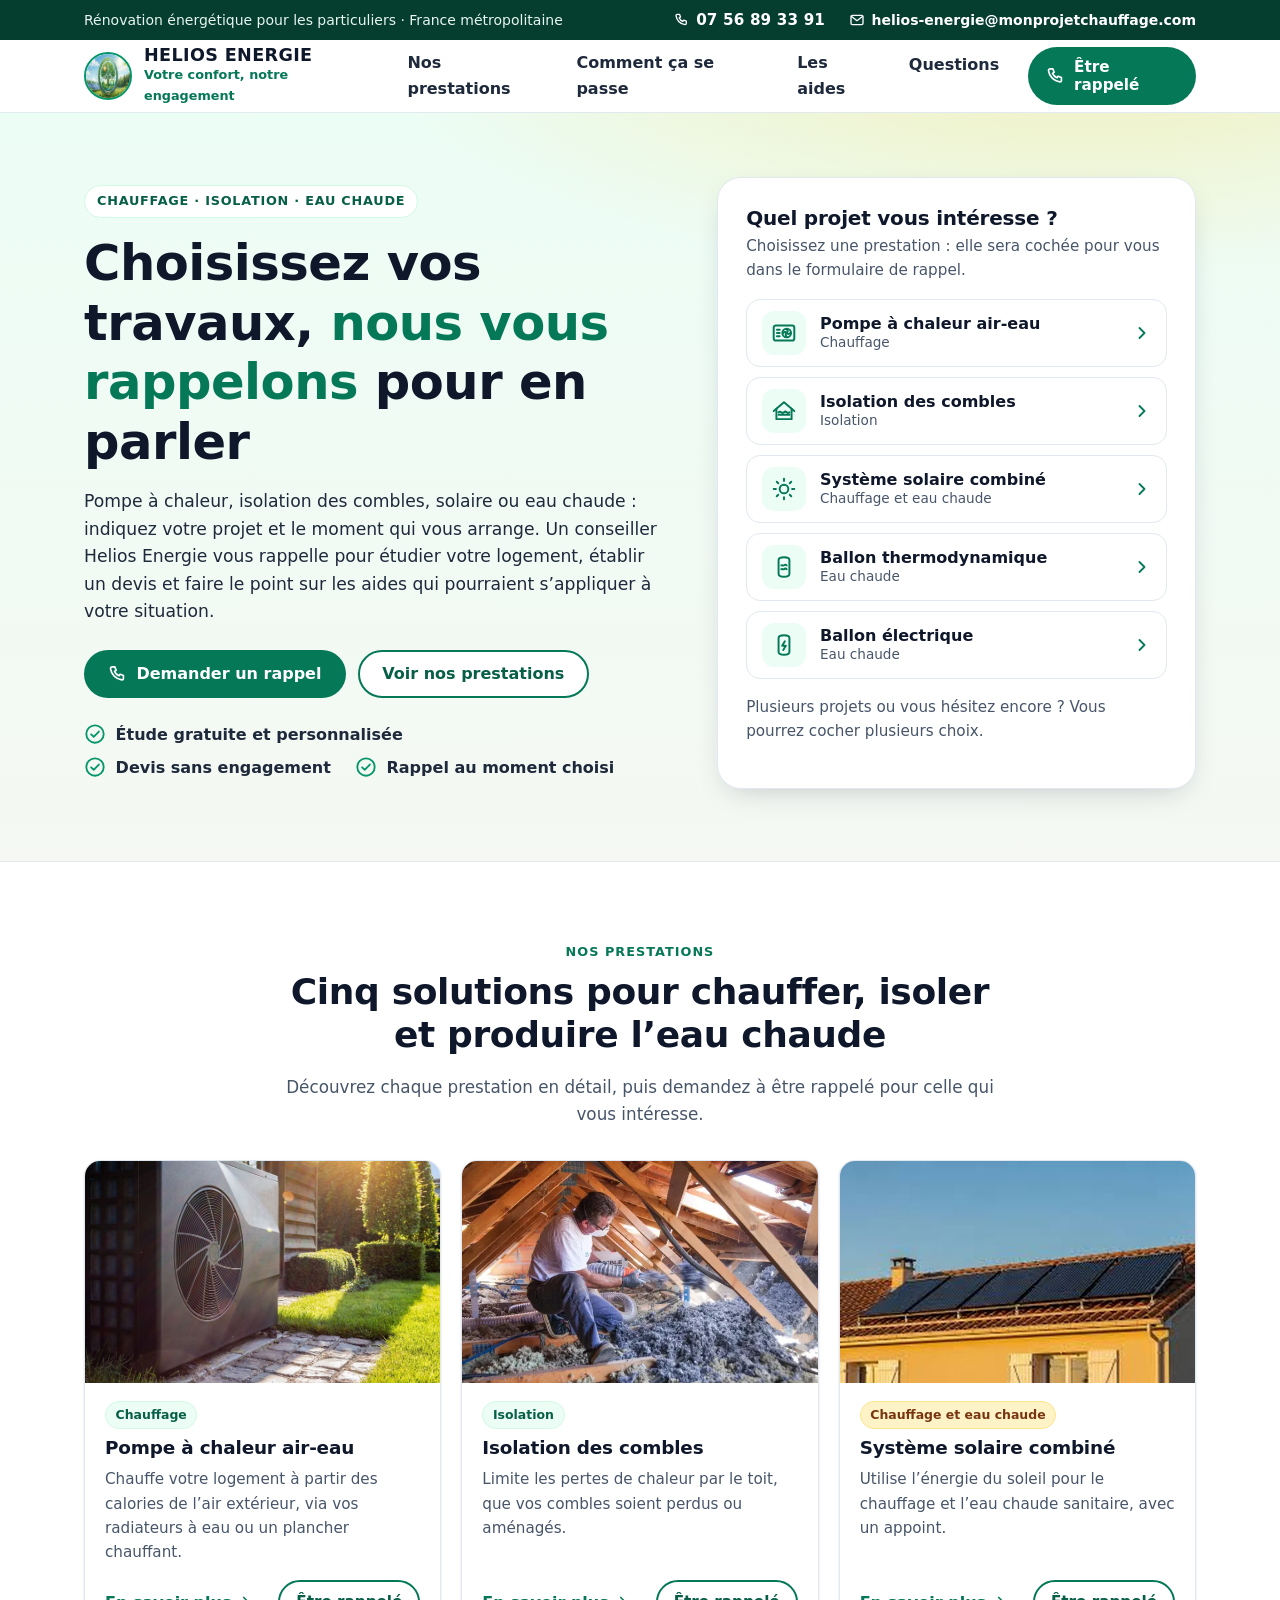
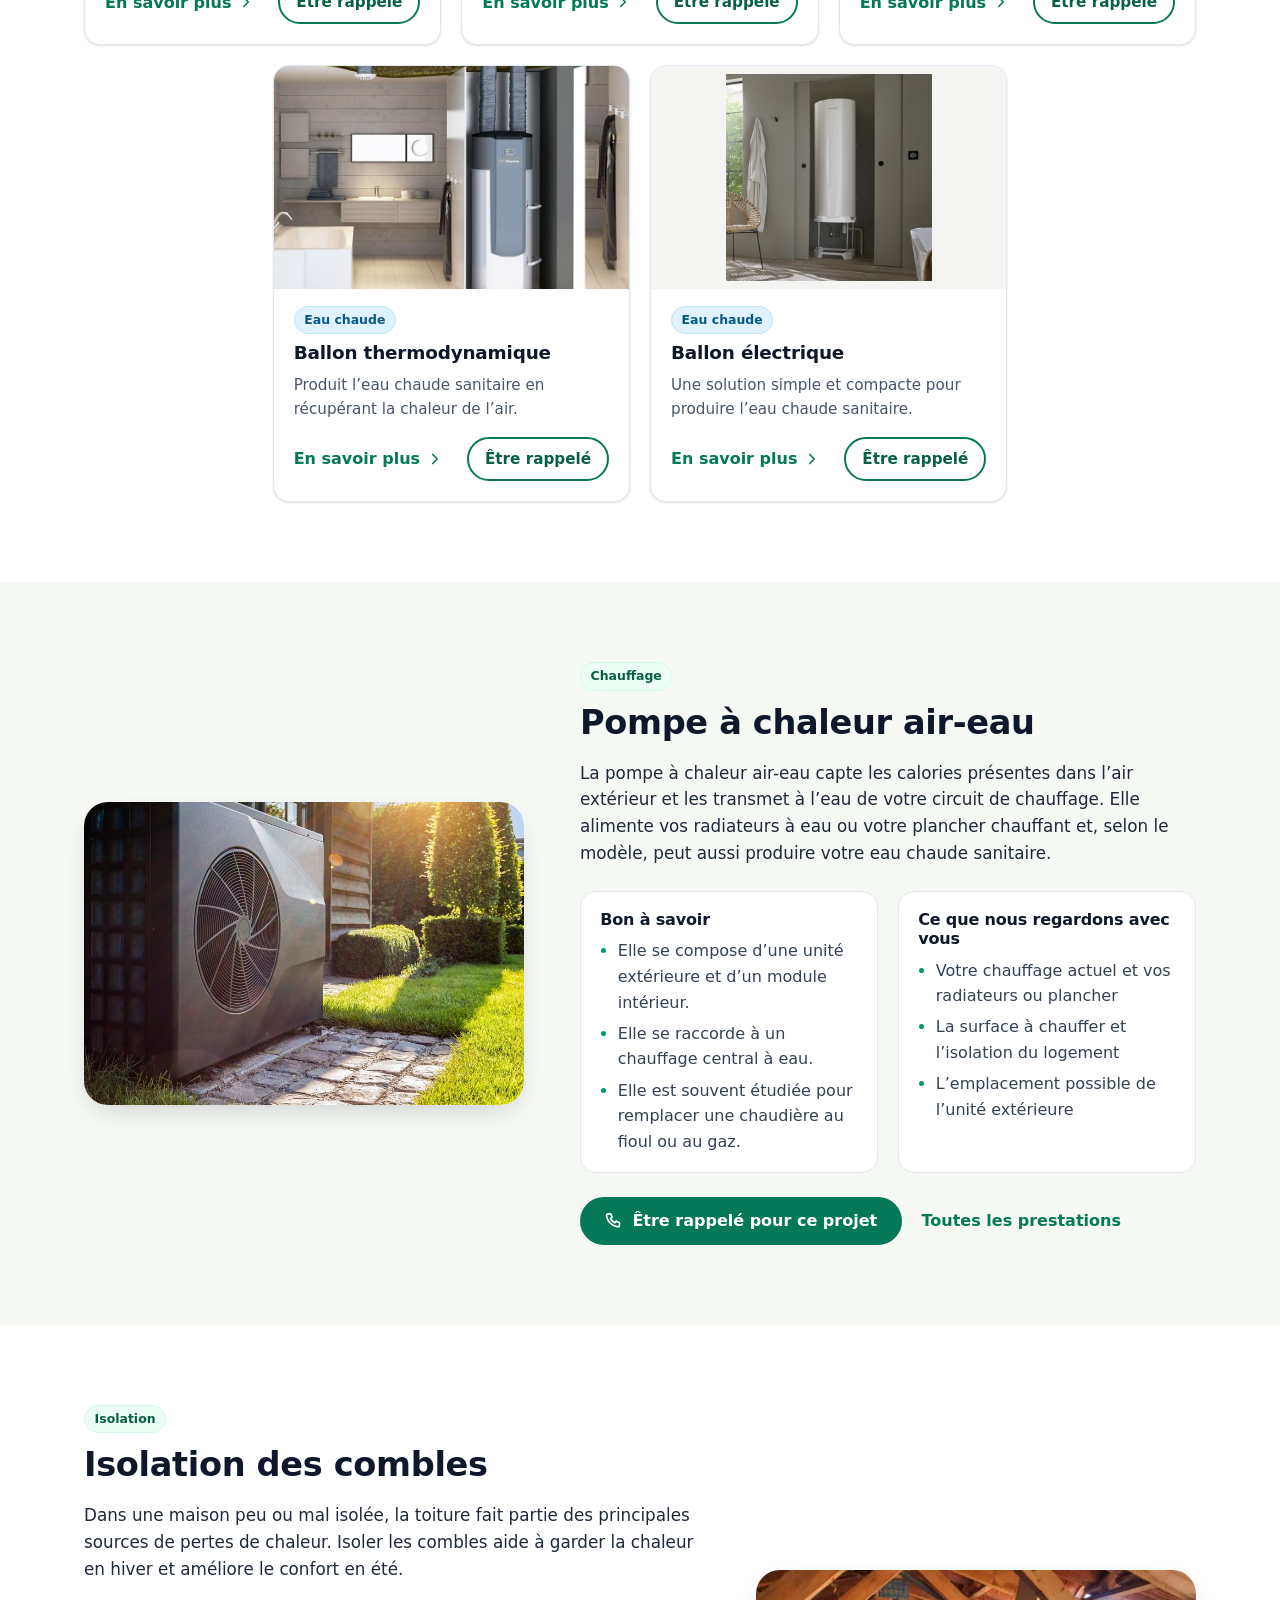
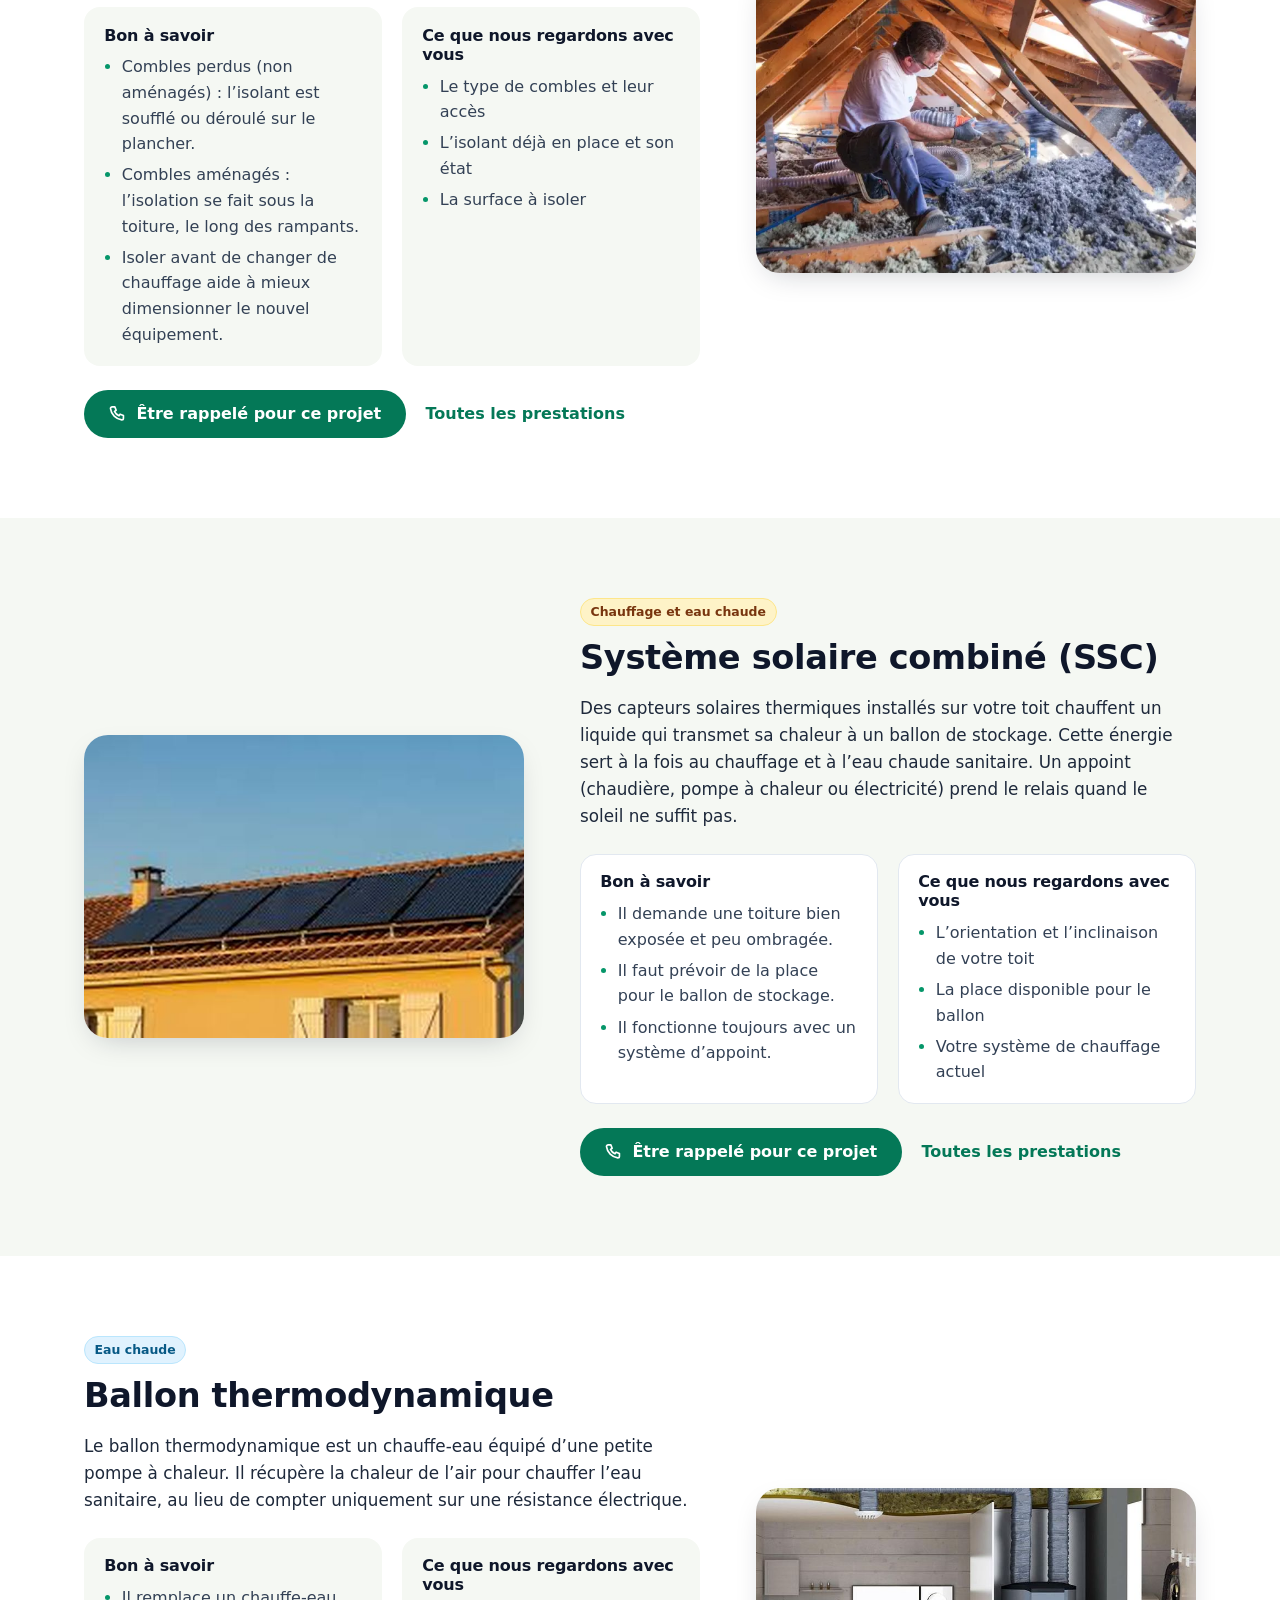
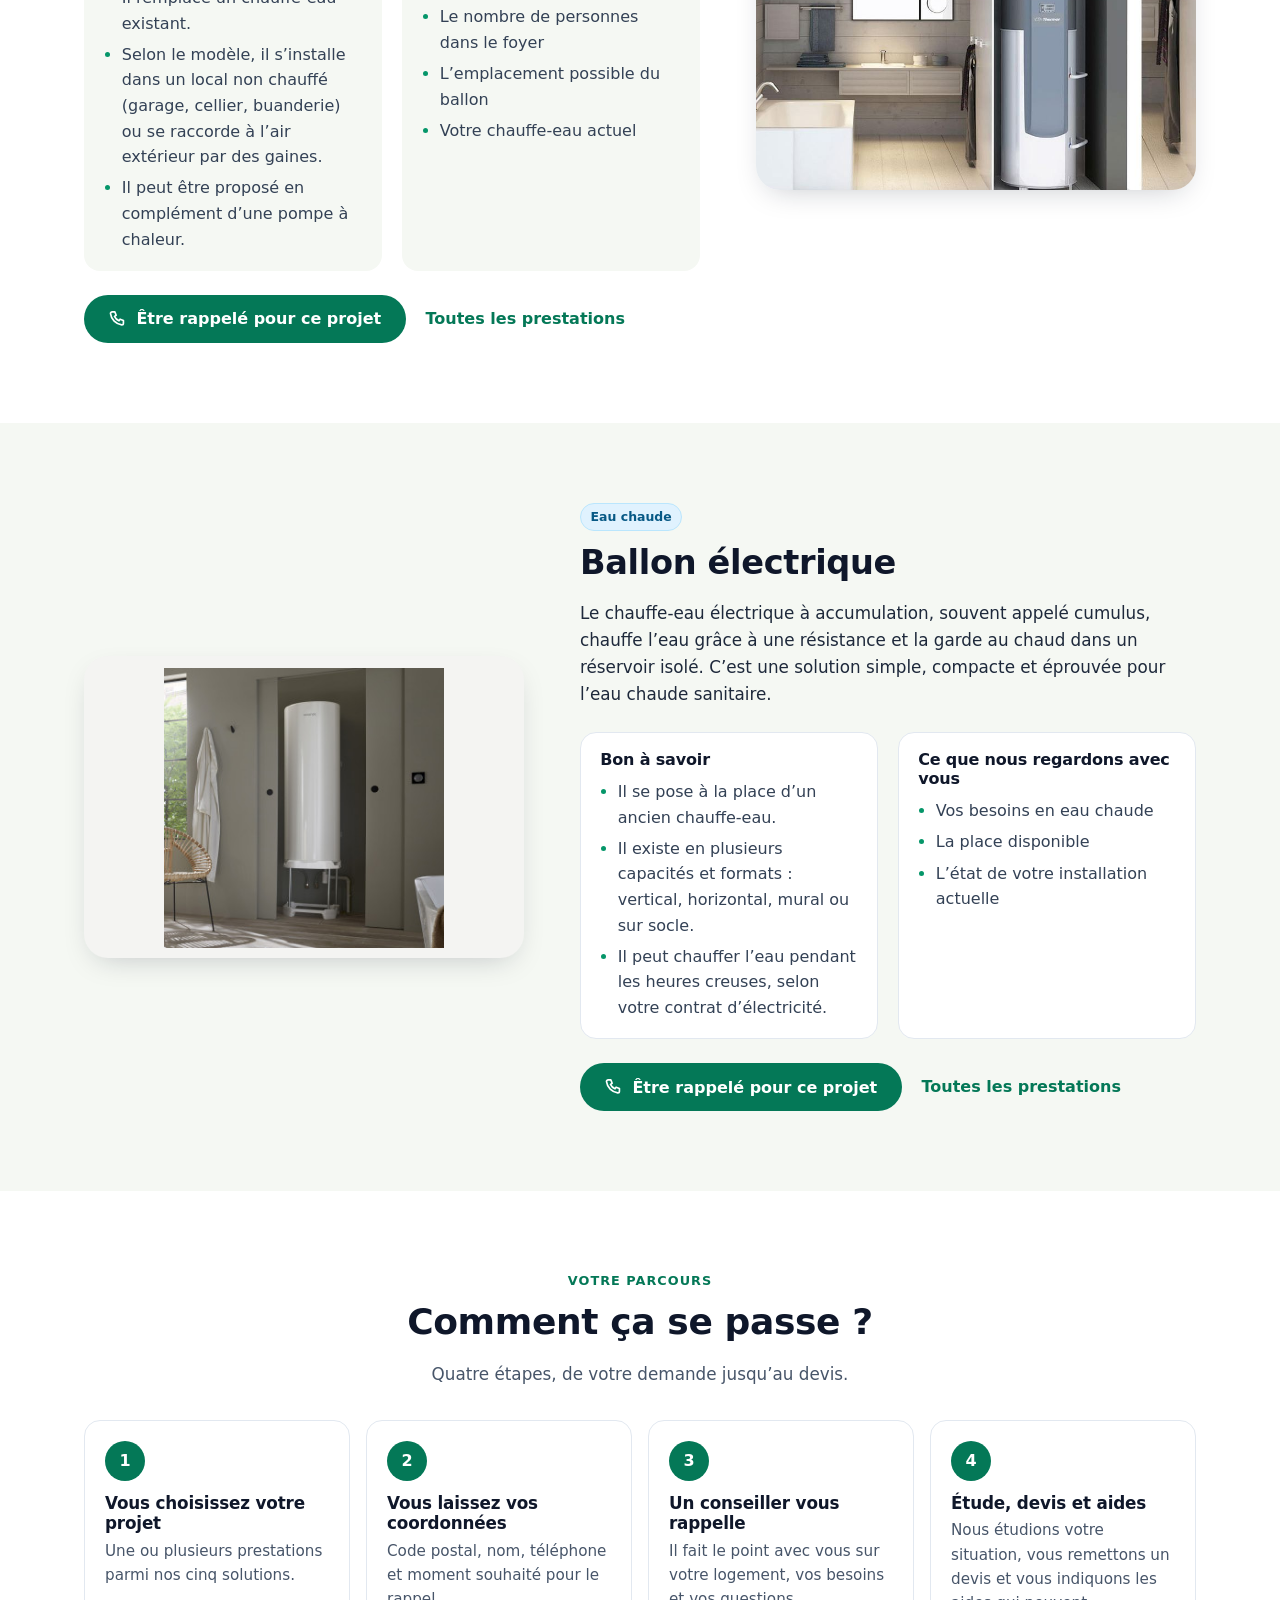
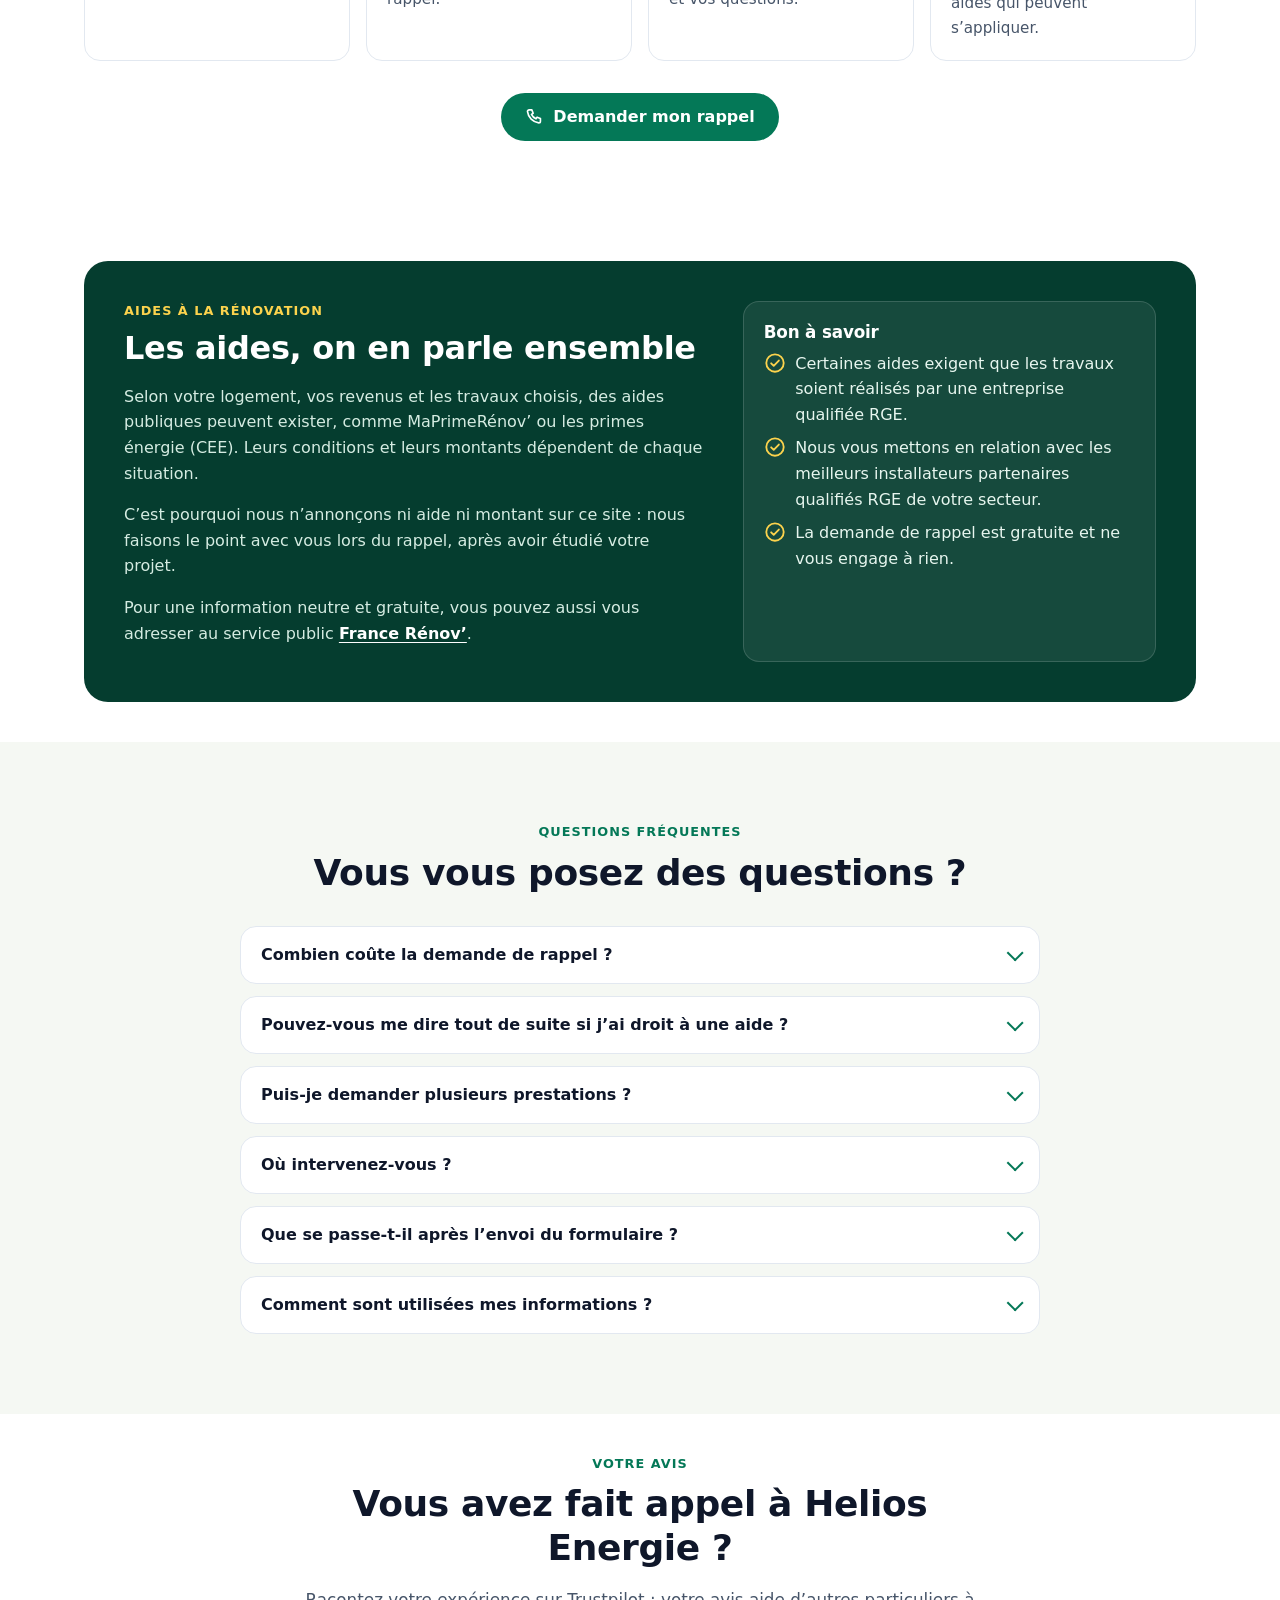
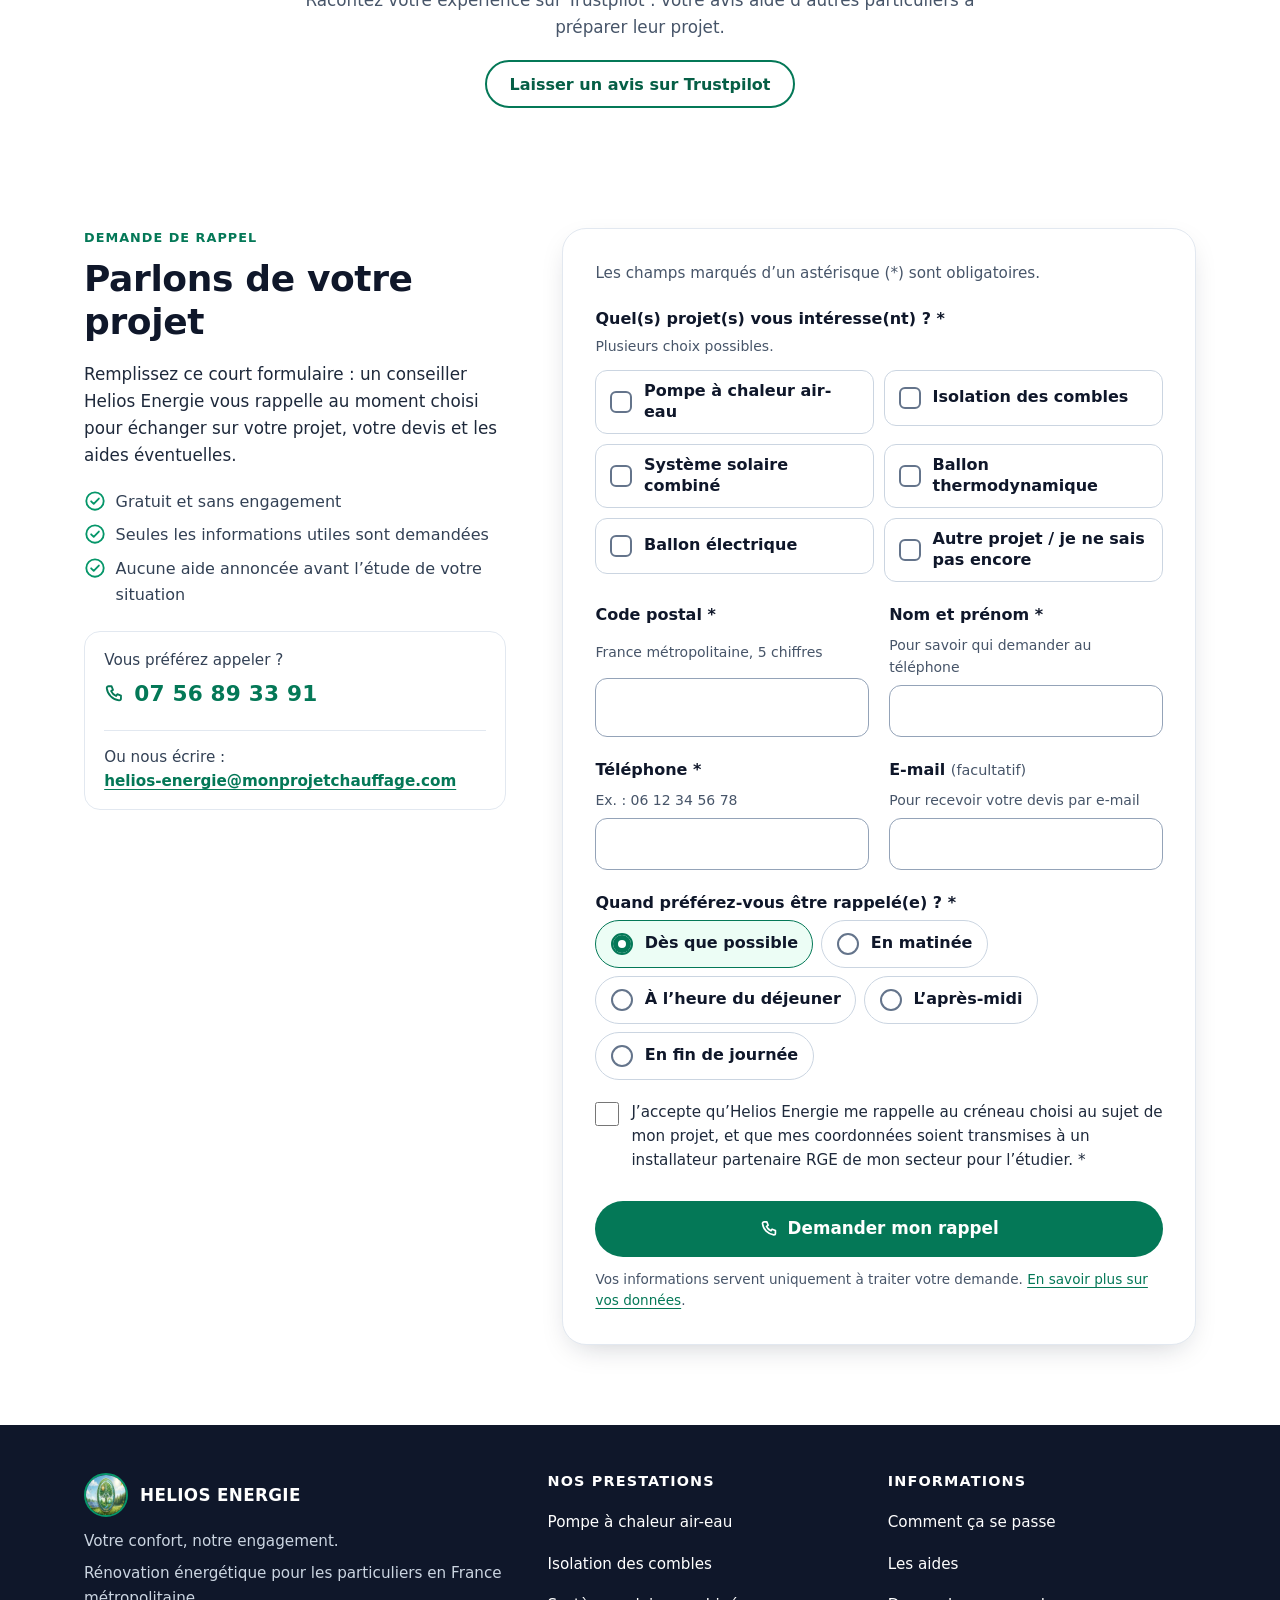
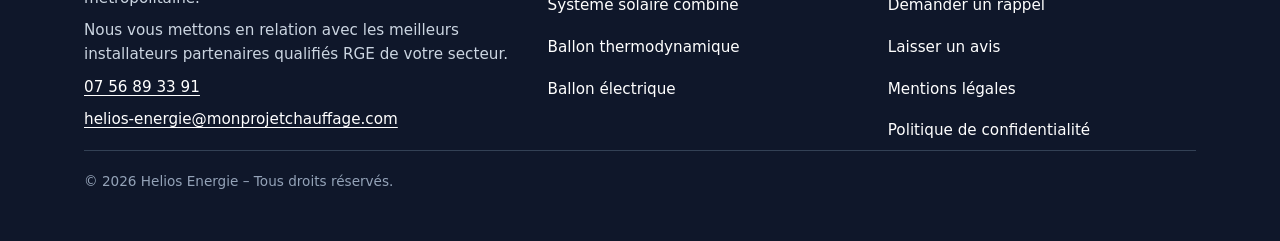
<file: index.html>
<!DOCTYPE html>
<html lang="fr">
<head>
  <meta charset="UTF-8">
  <meta name="viewport" content="width=device-width, initial-scale=1">
  <title>Helios Energie – Pompe à chaleur, isolation des combles, solaire et eau chaude</title>
  <meta name="description" content="Pompe à chaleur air-eau, isolation des combles, système solaire combiné, ballon thermodynamique ou électrique : choisissez votre projet et demandez à être rappelé par Helios Energie. Particuliers en France métropolitaine.">
  <link rel="canonical" href="https://www.helios-energie20.eu/">
  <meta name="theme-color" content="#047857">
  <meta property="og:type" content="website">
  <meta property="og:locale" content="fr_FR">
  <meta property="og:title" content="Helios Energie – Votre confort, notre engagement">
  <meta property="og:description" content="Choisissez vos travaux de rénovation énergétique et demandez à être rappelé pour en parler.">
  <meta property="og:url" content="https://www.helios-energie20.eu/">
  <meta property="og:image" content="https://www.helios-energie20.eu/assets/logo-helios-energie.jpg">
  <link rel="icon" href="assets/logo-helios-energie.jpg" type="image/jpeg">
  <link rel="stylesheet" href="assets/styles.css">
  <script src="assets/main.js" defer></script>
</head>
<body>
  <!-- Pictogrammes (dessinés pour Helios Energie) -->
  <svg xmlns="http://www.w3.org/2000/svg" aria-hidden="true" focusable="false" style="position:absolute;width:0;height:0;overflow:hidden">
    <symbol id="i-check" viewBox="0 0 24 24" fill="none" stroke="currentColor" stroke-width="2" stroke-linecap="round" stroke-linejoin="round"><circle cx="12" cy="12" r="9.5"/><path d="m7.8 12.3 2.8 2.8 5.6-5.8"/></symbol>
    <symbol id="i-tick" viewBox="0 0 24 24" fill="none" stroke="currentColor" stroke-width="3.2" stroke-linecap="round" stroke-linejoin="round"><path d="m5 12.5 4.5 4.5L19 7.5"/></symbol>
    <symbol id="i-chevron" viewBox="0 0 24 24" fill="none" stroke="currentColor" stroke-width="2.2" stroke-linecap="round" stroke-linejoin="round"><path d="m9 6 6 6-6 6"/></symbol>
    <symbol id="i-phone" viewBox="0 0 24 24" fill="none" stroke="currentColor" stroke-width="2" stroke-linecap="round" stroke-linejoin="round"><path d="M5 3.5h3.2l1.6 4-2 1.3a11 11 0 0 0 5.4 5.4l1.3-2 4 1.6V17a2 2 0 0 1-2 2A15.5 15.5 0 0 1 3 5.5a2 2 0 0 1 2-2z"/></symbol>
    <symbol id="i-mail" viewBox="0 0 24 24" fill="none" stroke="currentColor" stroke-width="2" stroke-linecap="round" stroke-linejoin="round"><rect x="3" y="5" width="18" height="14" rx="2"/><path d="m3.5 6.5 8.5 6.5 8.5-6.5"/></symbol>
    <symbol id="i-menu" viewBox="0 0 24 24" fill="none" stroke="currentColor" stroke-width="2" stroke-linecap="round"><path d="M4 7h16M4 12h16M4 17h16"/></symbol>
    <symbol id="i-close" viewBox="0 0 24 24" fill="none" stroke="currentColor" stroke-width="2" stroke-linecap="round"><path d="M6 6l12 12M18 6 6 18"/></symbol>
    <symbol id="i-pac" viewBox="0 0 24 24" fill="none" stroke="currentColor" stroke-width="1.8" stroke-linecap="round" stroke-linejoin="round"><rect x="2.5" y="5" width="19" height="14" rx="2"/><circle cx="14.5" cy="12" r="4"/><path d="M14.5 8.8c1.3 1 1.3 2.2 0 3.2s-1.3 2.2 0 3.2M11.3 12c1-1.3 2.2-1.3 3.2 0s2.2 1.3 3.2 0"/><path d="M5.5 9h2.5M5.5 12h2.5M5.5 15h2.5"/></symbol>
    <symbol id="i-roof" viewBox="0 0 24 24" fill="none" stroke="currentColor" stroke-width="1.8" stroke-linecap="round" stroke-linejoin="round"><path d="M2.5 12 12 4l9.5 8"/><path d="M5 10v9.5h14V10"/><path d="M7 13.2c.8-.8 1.7-.8 2.5 0s1.7.8 2.5 0 1.7-.8 2.5 0 1.7.8 2.5 0"/><path d="M7 15.5h10"/></symbol>
    <symbol id="i-sun" viewBox="0 0 24 24" fill="none" stroke="currentColor" stroke-width="1.8" stroke-linecap="round" stroke-linejoin="round"><circle cx="12" cy="12" r="4"/><path d="M12 2.5v2M12 19.5v2M2.5 12h2M19.5 12h2M5.3 5.3l1.4 1.4M17.3 17.3l1.4 1.4M5.3 18.7l1.4-1.4M17.3 6.7l1.4-1.4"/></symbol>
    <symbol id="i-tank-air" viewBox="0 0 24 24" fill="none" stroke="currentColor" stroke-width="1.8" stroke-linecap="round" stroke-linejoin="round"><path d="M7 5.5C7 4.1 9.2 3 12 3s5 1.1 5 2.5v13c0 1.4-2.2 2.5-5 2.5s-5-1.1-5-2.5z"/><path d="M9.5 10.5c.9-.8 1.6.8 2.5 0s1.6-.8 2.5 0M9.5 14c.9-.8 1.6.8 2.5 0s1.6-.8 2.5 0"/></symbol>
    <symbol id="i-tank-bolt" viewBox="0 0 24 24" fill="none" stroke="currentColor" stroke-width="1.8" stroke-linecap="round" stroke-linejoin="round"><path d="M7 5.5C7 4.1 9.2 3 12 3s5 1.1 5 2.5v13c0 1.4-2.2 2.5-5 2.5s-5-1.1-5-2.5z"/><path d="M12.8 8.5 10.3 12.6h3.4l-2.4 4"/></symbol>
    <symbol id="i-plus" viewBox="0 0 24 24" fill="none" stroke="currentColor" stroke-width="1.8" stroke-linecap="round"><circle cx="12" cy="12" r="9.5"/><path d="M12 8v8M8 12h8"/></symbol>
    <symbol id="i-external" viewBox="0 0 24 24" fill="none" stroke="currentColor" stroke-width="2" stroke-linecap="round" stroke-linejoin="round"><path d="M14 4h6v6M20 4l-9 9"/><path d="M18 14v5a1 1 0 0 1-1 1H5a1 1 0 0 1-1-1V7a1 1 0 0 1 1-1h5"/></symbol>
  </svg>

  <a class="skip-link" href="#contenu">Aller au contenu</a>

  <aside class="topbar" aria-label="Coordonnées">
    <div class="container">
      <p class="topbar__info">Rénovation énergétique pour les particuliers · France métropolitaine</p>
      <div class="topbar__links">
        <a class="topbar__phone" href="tel:+33756893391"><svg aria-hidden="true"><use href="#i-phone"/></svg>07&nbsp;56&nbsp;89&nbsp;33&nbsp;91</a>
        <a class="topbar__mail" href="mailto:helios-energie@monprojetchauffage.com"><svg aria-hidden="true"><use href="#i-mail"/></svg>helios-energie@monprojetchauffage.com</a>
      </div>
    </div>
  </aside>

  <header class="site-header">
    <div class="container">
      <a class="brand" href="#haut" aria-label="Helios Energie, retour en haut de la page">
        <img src="assets/logo-helios-energie.jpg" alt="" width="48" height="48">
        <span>
          <span class="brand__name">HELIOS ENERGIE</span>
          <span class="brand__tagline">Votre confort, notre engagement</span>
        </span>
      </a>

      <nav class="main-nav" aria-label="Navigation principale">
        <ul>
          <li><a href="#prestations">Nos prestations</a></li>
          <li><a href="#etapes">Comment ça se passe</a></li>
          <li><a href="#aides">Les aides</a></li>
          <li><a href="#faq">Questions</a></li>
        </ul>
      </nav>

      <a class="btn btn-primary btn-small header-cta" href="#demande"><svg aria-hidden="true"><use href="#i-phone"/></svg>Être rappelé</a>

      <button class="menu-toggle" type="button" aria-expanded="false" aria-controls="menu-mobile">
        <svg class="icon-open" aria-hidden="true"><use href="#i-menu"/></svg>
        <svg class="icon-close" aria-hidden="true"><use href="#i-close"/></svg>
        <span class="sr-only">Menu</span>
      </button>
    </div>

    <nav id="menu-mobile" class="mobile-menu" aria-label="Navigation mobile" hidden>
      <div class="container">
        <ul>
          <li><a href="#prestations">Nos prestations</a></li>
          <li><a href="#etapes">Comment ça se passe</a></li>
          <li><a href="#aides">Les aides</a></li>
          <li><a href="#faq">Questions fréquentes</a></li>
        </ul>
        <a class="btn btn-primary btn-block" href="#demande"><svg aria-hidden="true"><use href="#i-phone"/></svg>Demander un rappel</a>
        <a class="btn btn-secondary btn-block mobile-menu__call" href="tel:+33756893391"><svg aria-hidden="true"><use href="#i-phone"/></svg>Appeler le 07&nbsp;56&nbsp;89&nbsp;33&nbsp;91</a>
      </div>
    </nav>
  </header>

  <main id="contenu" tabindex="-1">
    <!-- ===================== Héro ===================== -->
    <section class="hero" id="haut" aria-labelledby="titre-principal">
      <div class="container">
        <div>
          <span class="eyebrow">Chauffage · Isolation · Eau chaude</span>
          <h1 id="titre-principal">Choisissez vos travaux, <em>nous vous rappelons</em> pour en parler</h1>
          <p class="hero__lead">Pompe à chaleur, isolation des combles, solaire ou eau chaude&nbsp;: indiquez votre projet et le moment qui vous arrange. Un conseiller Helios Energie vous rappelle pour étudier votre logement, établir un devis et faire le point sur les aides qui pourraient s’appliquer à votre situation.</p>
          <div class="hero__actions">
            <a class="btn btn-primary" href="#demande"><svg aria-hidden="true"><use href="#i-phone"/></svg>Demander un rappel</a>
            <a class="btn btn-secondary" href="#prestations">Voir nos prestations</a>
          </div>
          <ul class="checklist">
            <li><svg aria-hidden="true"><use href="#i-check"/></svg>Étude gratuite et personnalisée</li>
            <li><svg aria-hidden="true"><use href="#i-check"/></svg>Devis sans engagement</li>
            <li><svg aria-hidden="true"><use href="#i-check"/></svg>Rappel au moment choisi</li>
          </ul>
        </div>

        <div class="picker">
          <h2 id="titre-choix">Quel projet vous intéresse&nbsp;?</h2>
          <p>Choisissez une prestation&nbsp;: elle sera cochée pour vous dans le formulaire de rappel.</p>
          <ul aria-labelledby="titre-choix">
            <li><a class="picker__item" href="#demande" data-prestation="pac">
              <span class="picker__icon"><svg aria-hidden="true"><use href="#i-pac"/></svg></span>
              <span class="picker__text"><span class="picker__title">Pompe à chaleur air-eau</span><span class="picker__cat">Chauffage</span></span>
              <span class="picker__chevron"><svg aria-hidden="true"><use href="#i-chevron"/></svg></span>
            </a></li>
            <li><a class="picker__item" href="#demande" data-prestation="combles">
              <span class="picker__icon"><svg aria-hidden="true"><use href="#i-roof"/></svg></span>
              <span class="picker__text"><span class="picker__title">Isolation des combles</span><span class="picker__cat">Isolation</span></span>
              <span class="picker__chevron"><svg aria-hidden="true"><use href="#i-chevron"/></svg></span>
            </a></li>
            <li><a class="picker__item" href="#demande" data-prestation="ssc">
              <span class="picker__icon"><svg aria-hidden="true"><use href="#i-sun"/></svg></span>
              <span class="picker__text"><span class="picker__title">Système solaire combiné</span><span class="picker__cat">Chauffage et eau chaude</span></span>
              <span class="picker__chevron"><svg aria-hidden="true"><use href="#i-chevron"/></svg></span>
            </a></li>
            <li><a class="picker__item" href="#demande" data-prestation="thermo">
              <span class="picker__icon"><svg aria-hidden="true"><use href="#i-tank-air"/></svg></span>
              <span class="picker__text"><span class="picker__title">Ballon thermodynamique</span><span class="picker__cat">Eau chaude</span></span>
              <span class="picker__chevron"><svg aria-hidden="true"><use href="#i-chevron"/></svg></span>
            </a></li>
            <li><a class="picker__item" href="#demande" data-prestation="electrique">
              <span class="picker__icon"><svg aria-hidden="true"><use href="#i-tank-bolt"/></svg></span>
              <span class="picker__text"><span class="picker__title">Ballon électrique</span><span class="picker__cat">Eau chaude</span></span>
              <span class="picker__chevron"><svg aria-hidden="true"><use href="#i-chevron"/></svg></span>
            </a></li>
          </ul>
          <p class="picker__note">Plusieurs projets ou vous hésitez encore&nbsp;? Vous pourrez cocher plusieurs choix.</p>
        </div>
      </div>
    </section>

    <!-- ===================== Vue d'ensemble des prestations ===================== -->
    <section class="section" id="prestations" aria-labelledby="titre-prestations">
      <div class="container">
        <div class="section-head section-head--center">
          <span class="kicker">Nos prestations</span>
          <h2 id="titre-prestations">Cinq solutions pour chauffer, isoler et produire l’eau chaude</h2>
          <p>Découvrez chaque prestation en détail, puis demandez à être rappelé pour celle qui vous intéresse.</p>
        </div>

        <ul class="offer-grid">
          <li>
            <article class="offer-card">
              <div class="reveal offer-card__media"><img src="assets/pompe-a-chaleur-air-eau.jpg" alt="Unité extérieure d’une pompe à chaleur air-eau dans un jardin" width="800" height="581" loading="lazy"></div>
              <div class="offer-card__body">
                <span class="tag">Chauffage</span>
                <h3>Pompe à chaleur air-eau</h3>
                <p>Chauffe votre logement à partir des calories de l’air extérieur, via vos radiateurs à eau ou un plancher chauffant.</p>
                <div class="offer-card__actions">
                  <a class="link-arrow" href="#pompe-a-chaleur-air-eau">En savoir plus<span class="sr-only"> sur la pompe à chaleur air-eau</span><svg width="18" height="18" aria-hidden="true"><use href="#i-chevron"/></svg></a>
                  <a class="btn btn-secondary btn-small" href="#demande" data-prestation="pac">Être rappelé<span class="sr-only"> pour une pompe à chaleur air-eau</span></a>
                </div>
              </div>
            </article>
          </li>
          <li>
            <article class="offer-card">
              <div class="reveal offer-card__media"><img src="assets/isolation-combles.webp" alt="Professionnel soufflant de l’isolant en vrac sur le plancher des combles" width="640" height="480" loading="lazy"></div>
              <div class="offer-card__body">
                <span class="tag">Isolation</span>
                <h3>Isolation des combles</h3>
                <p>Limite les pertes de chaleur par le toit, que vos combles soient perdus ou aménagés.</p>
                <div class="offer-card__actions">
                  <a class="link-arrow" href="#isolation-des-combles">En savoir plus<span class="sr-only"> sur l’isolation des combles</span><svg width="18" height="18" aria-hidden="true"><use href="#i-chevron"/></svg></a>
                  <a class="btn btn-secondary btn-small" href="#demande" data-prestation="combles">Être rappelé<span class="sr-only"> pour l’isolation des combles</span></a>
                </div>
              </div>
            </article>
          </li>
          <li>
            <article class="offer-card">
              <div class="reveal offer-card__media"><img src="assets/systeme-solaire-combine.jpg" alt="Capteurs solaires thermiques installés sur le toit d’une maison" width="800" height="436" loading="lazy"></div>
              <div class="offer-card__body">
                <span class="tag tag--sun">Chauffage et eau chaude</span>
                <h3>Système solaire combiné</h3>
                <p>Utilise l’énergie du soleil pour le chauffage et l’eau chaude sanitaire, avec un appoint.</p>
                <div class="offer-card__actions">
                  <a class="link-arrow" href="#systeme-solaire-combine">En savoir plus<span class="sr-only"> sur le système solaire combiné</span><svg width="18" height="18" aria-hidden="true"><use href="#i-chevron"/></svg></a>
                  <a class="btn btn-secondary btn-small" href="#demande" data-prestation="ssc">Être rappelé<span class="sr-only"> pour un système solaire combiné</span></a>
                </div>
              </div>
            </article>
          </li>
          <li>
            <article class="offer-card">
              <div class="reveal offer-card__media"><img src="assets/ballon-thermodynamique.jpg" alt="Ballon thermodynamique installé dans un logement" width="800" height="587" loading="lazy"></div>
              <div class="offer-card__body">
                <span class="tag tag--water">Eau chaude</span>
                <h3>Ballon thermodynamique</h3>
                <p>Produit l’eau chaude sanitaire en récupérant la chaleur de l’air.</p>
                <div class="offer-card__actions">
                  <a class="link-arrow" href="#ballon-thermodynamique">En savoir plus<span class="sr-only"> sur le ballon thermodynamique</span><svg width="18" height="18" aria-hidden="true"><use href="#i-chevron"/></svg></a>
                  <a class="btn btn-secondary btn-small" href="#demande" data-prestation="thermo">Être rappelé<span class="sr-only"> pour un ballon thermodynamique</span></a>
                </div>
              </div>
            </article>
          </li>
          <li>
            <article class="offer-card">
              <div class="reveal offer-card__media offer-card__media--contain"><img src="assets/ballon-electrique.jpg" alt="Ballon électrique vertical installé dans une salle de bain" width="305" height="305" loading="lazy"></div>
              <div class="offer-card__body">
                <span class="tag tag--water">Eau chaude</span>
                <h3>Ballon électrique</h3>
                <p>Une solution simple et compacte pour produire l’eau chaude sanitaire.</p>
                <div class="offer-card__actions">
                  <a class="link-arrow" href="#ballon-electrique">En savoir plus<span class="sr-only"> sur le ballon électrique</span><svg width="18" height="18" aria-hidden="true"><use href="#i-chevron"/></svg></a>
                  <a class="btn btn-secondary btn-small" href="#demande" data-prestation="electrique">Être rappelé<span class="sr-only"> pour un ballon électrique</span></a>
                </div>
              </div>
            </article>
          </li>
        </ul>
      </div>
    </section>

    <!-- ===================== Prestation 1 : PAC air-eau ===================== -->
    <section class="section section--soft service" id="pompe-a-chaleur-air-eau" aria-labelledby="titre-pac">
      <div class="container">
        <div class="reveal service__media"><img src="assets/pompe-a-chaleur-air-eau.jpg" alt="Pompe à chaleur air-eau installée à l’extérieur d’une maison" width="800" height="581" loading="lazy"></div>
        <div>
          <span class="tag">Chauffage</span>
          <h2 id="titre-pac">Pompe à chaleur air-eau</h2>
          <p class="service__lead">La pompe à chaleur air-eau capte les calories présentes dans l’air extérieur et les transmet à l’eau de votre circuit de chauffage. Elle alimente vos radiateurs à eau ou votre plancher chauffant et, selon le modèle, peut aussi produire votre eau chaude sanitaire.</p>
          <div class="service__cols">
            <div class="service__box">
              <h3>Bon à savoir</h3>
              <ul>
                <li>Elle se compose d’une unité extérieure et d’un module intérieur.</li>
                <li>Elle se raccorde à un chauffage central à eau.</li>
                <li>Elle est souvent étudiée pour remplacer une chaudière au fioul ou au gaz.</li>
              </ul>
            </div>
            <div class="service__box">
              <h3>Ce que nous regardons avec vous</h3>
              <ul>
                <li>Votre chauffage actuel et vos radiateurs ou plancher</li>
                <li>La surface à chauffer et l’isolation du logement</li>
                <li>L’emplacement possible de l’unité extérieure</li>
              </ul>
            </div>
          </div>
          <div class="service__actions">
            <a class="btn btn-primary" href="#demande" data-prestation="pac"><svg aria-hidden="true"><use href="#i-phone"/></svg>Être rappelé pour ce projet</a>
            <a class="link-arrow" href="#prestations">Toutes les prestations</a>
          </div>
        </div>
      </div>
    </section>

    <!-- ===================== Prestation 2 : Isolation des combles ===================== -->
    <section class="section service service--reverse" id="isolation-des-combles" aria-labelledby="titre-combles">
      <div class="container">
        <div class="reveal service__media"><img src="assets/isolation-combles.webp" alt="Isolant en vrac soufflé sur le plancher de combles perdus, entre les fermettes de la charpente" width="640" height="480" loading="lazy"></div>
        <div>
          <span class="tag">Isolation</span>
          <h2 id="titre-combles">Isolation des combles</h2>
          <p class="service__lead">Dans une maison peu ou mal isolée, la toiture fait partie des principales sources de pertes de chaleur. Isoler les combles aide à garder la chaleur en hiver et améliore le confort en été.</p>
          <div class="service__cols">
            <div class="service__box">
              <h3>Bon à savoir</h3>
              <ul>
                <li>Combles perdus (non aménagés)&nbsp;: l’isolant est soufflé ou déroulé sur le plancher.</li>
                <li>Combles aménagés&nbsp;: l’isolation se fait sous la toiture, le long des rampants.</li>
                <li>Isoler avant de changer de chauffage aide à mieux dimensionner le nouvel équipement.</li>
              </ul>
            </div>
            <div class="service__box">
              <h3>Ce que nous regardons avec vous</h3>
              <ul>
                <li>Le type de combles et leur accès</li>
                <li>L’isolant déjà en place et son état</li>
                <li>La surface à isoler</li>
              </ul>
            </div>
          </div>
          <div class="service__actions">
            <a class="btn btn-primary" href="#demande" data-prestation="combles"><svg aria-hidden="true"><use href="#i-phone"/></svg>Être rappelé pour ce projet</a>
            <a class="link-arrow" href="#prestations">Toutes les prestations</a>
          </div>
        </div>
      </div>
    </section>

    <!-- ===================== Prestation 3 : Système solaire combiné ===================== -->
    <section class="section section--soft service" id="systeme-solaire-combine" aria-labelledby="titre-ssc">
      <div class="container">
        <div class="reveal service__media"><img src="assets/systeme-solaire-combine.jpg" alt="Capteurs solaires thermiques posés sur une toiture en tuiles" width="800" height="436" loading="lazy"></div>
        <div>
          <span class="tag tag--sun">Chauffage et eau chaude</span>
          <h2 id="titre-ssc">Système solaire combiné (SSC)</h2>
          <p class="service__lead">Des capteurs solaires thermiques installés sur votre toit chauffent un liquide qui transmet sa chaleur à un ballon de stockage. Cette énergie sert à la fois au chauffage et à l’eau chaude sanitaire. Un appoint (chaudière, pompe à chaleur ou électricité) prend le relais quand le soleil ne suffit pas.</p>
          <div class="service__cols">
            <div class="service__box">
              <h3>Bon à savoir</h3>
              <ul>
                <li>Il demande une toiture bien exposée et peu ombragée.</li>
                <li>Il faut prévoir de la place pour le ballon de stockage.</li>
                <li>Il fonctionne toujours avec un système d’appoint.</li>
              </ul>
            </div>
            <div class="service__box">
              <h3>Ce que nous regardons avec vous</h3>
              <ul>
                <li>L’orientation et l’inclinaison de votre toit</li>
                <li>La place disponible pour le ballon</li>
                <li>Votre système de chauffage actuel</li>
              </ul>
            </div>
          </div>
          <div class="service__actions">
            <a class="btn btn-primary" href="#demande" data-prestation="ssc"><svg aria-hidden="true"><use href="#i-phone"/></svg>Être rappelé pour ce projet</a>
            <a class="link-arrow" href="#prestations">Toutes les prestations</a>
          </div>
        </div>
      </div>
    </section>

    <!-- ===================== Prestation 4 : Ballon thermodynamique ===================== -->
    <section class="section service service--reverse" id="ballon-thermodynamique" aria-labelledby="titre-thermo">
      <div class="container">
        <div class="reveal service__media"><img src="assets/ballon-thermodynamique.jpg" alt="Ballon thermodynamique installé dans une pièce d’eau" width="800" height="587" loading="lazy"></div>
        <div>
          <span class="tag tag--water">Eau chaude</span>
          <h2 id="titre-thermo">Ballon thermodynamique</h2>
          <p class="service__lead">Le ballon thermodynamique est un chauffe-eau équipé d’une petite pompe à chaleur. Il récupère la chaleur de l’air pour chauffer l’eau sanitaire, au lieu de compter uniquement sur une résistance électrique.</p>
          <div class="service__cols">
            <div class="service__box">
              <h3>Bon à savoir</h3>
              <ul>
                <li>Il remplace un chauffe-eau existant.</li>
                <li>Selon le modèle, il s’installe dans un local non chauffé (garage, cellier, buanderie) ou se raccorde à l’air extérieur par des gaines.</li>
                <li>Il peut être proposé en complément d’une pompe à chaleur.</li>
              </ul>
            </div>
            <div class="service__box">
              <h3>Ce que nous regardons avec vous</h3>
              <ul>
                <li>Le nombre de personnes dans le foyer</li>
                <li>L’emplacement possible du ballon</li>
                <li>Votre chauffe-eau actuel</li>
              </ul>
            </div>
          </div>
          <div class="service__actions">
            <a class="btn btn-primary" href="#demande" data-prestation="thermo"><svg aria-hidden="true"><use href="#i-phone"/></svg>Être rappelé pour ce projet</a>
            <a class="link-arrow" href="#prestations">Toutes les prestations</a>
          </div>
        </div>
      </div>
    </section>

    <!-- ===================== Prestation 5 : Ballon électrique ===================== -->
    <section class="section section--soft service" id="ballon-electrique" aria-labelledby="titre-electrique">
      <div class="container">
        <div class="reveal service__media service__media--contain"><img src="assets/ballon-electrique.jpg" alt="Ballon électrique vertical fixé au mur d’une salle de bain" width="305" height="305" loading="lazy"></div>
        <div>
          <span class="tag tag--water">Eau chaude</span>
          <h2 id="titre-electrique">Ballon électrique</h2>
          <p class="service__lead">Le chauffe-eau électrique à accumulation, souvent appelé cumulus, chauffe l’eau grâce à une résistance et la garde au chaud dans un réservoir isolé. C’est une solution simple, compacte et éprouvée pour l’eau chaude sanitaire.</p>
          <div class="service__cols">
            <div class="service__box">
              <h3>Bon à savoir</h3>
              <ul>
                <li>Il se pose à la place d’un ancien chauffe-eau.</li>
                <li>Il existe en plusieurs capacités et formats&nbsp;: vertical, horizontal, mural ou sur socle.</li>
                <li>Il peut chauffer l’eau pendant les heures creuses, selon votre contrat d’électricité.</li>
              </ul>
            </div>
            <div class="service__box">
              <h3>Ce que nous regardons avec vous</h3>
              <ul>
                <li>Vos besoins en eau chaude</li>
                <li>La place disponible</li>
                <li>L’état de votre installation actuelle</li>
              </ul>
            </div>
          </div>
          <div class="service__actions">
            <a class="btn btn-primary" href="#demande" data-prestation="electrique"><svg aria-hidden="true"><use href="#i-phone"/></svg>Être rappelé pour ce projet</a>
            <a class="link-arrow" href="#prestations">Toutes les prestations</a>
          </div>
        </div>
      </div>
    </section>

    <!-- ===================== Étapes ===================== -->
    <section class="section" id="etapes" aria-labelledby="titre-etapes">
      <div class="container">
        <div class="section-head section-head--center">
          <span class="kicker">Votre parcours</span>
          <h2 id="titre-etapes">Comment ça se passe&nbsp;?</h2>
          <p>Quatre étapes, de votre demande jusqu’au devis.</p>
        </div>
        <ol class="steps">
          <li>
            <h3>Vous choisissez votre projet</h3>
            <p>Une ou plusieurs prestations parmi nos cinq solutions.</p>
          </li>
          <li>
            <h3>Vous laissez vos coordonnées</h3>
            <p>Code postal, nom, téléphone et moment souhaité pour le rappel.</p>
          </li>
          <li>
            <h3>Un conseiller vous rappelle</h3>
            <p>Il fait le point avec vous sur votre logement, vos besoins et vos questions.</p>
          </li>
          <li>
            <h3>Étude, devis et aides</h3>
            <p>Nous étudions votre situation, vous remettons un devis et vous indiquons les aides qui peuvent s’appliquer.</p>
          </li>
        </ol>
        <div class="steps-cta">
          <a class="btn btn-primary" href="#demande"><svg aria-hidden="true"><use href="#i-phone"/></svg>Demander mon rappel</a>
        </div>
      </div>
    </section>

    <!-- ===================== Aides ===================== -->
    <section class="section section--tight" id="aides" aria-labelledby="titre-aides">
      <div class="container">
        <div class="aid-panel">
          <div>
            <span class="kicker">Aides à la rénovation</span>
            <h2 id="titre-aides">Les aides, on en parle ensemble</h2>
            <p>Selon votre logement, vos revenus et les travaux choisis, des aides publiques peuvent exister, comme MaPrimeRénov’ ou les primes énergie (CEE). Leurs conditions et leurs montants dépendent de chaque situation.</p>
            <p>C’est pourquoi nous n’annonçons ni aide ni montant sur ce site&nbsp;: nous faisons le point avec vous lors du rappel, après avoir étudié votre projet.</p>
            <p>Pour une information neutre et gratuite, vous pouvez aussi vous adresser au service public <a href="https://france-renov.gouv.fr/" target="_blank" rel="noopener">France Rénov’<span class="sr-only"> (s’ouvre dans un nouvel onglet)</span></a>.</p>
          </div>
          <div class="aid-panel__side">
            <h3>Bon à savoir</h3>
            <ul class="checklist">
              <li><svg aria-hidden="true"><use href="#i-check"/></svg><span>Certaines aides exigent que les travaux soient réalisés par une entreprise qualifiée RGE.</span></li>
              <li><svg aria-hidden="true"><use href="#i-check"/></svg><span>Nous vous mettons en relation avec les meilleurs installateurs partenaires qualifiés RGE de votre secteur.</span></li>
              <li><svg aria-hidden="true"><use href="#i-check"/></svg><span>La demande de rappel est gratuite et ne vous engage à rien.</span></li>
            </ul>
          </div>
        </div>
      </div>
    </section>

    <!-- ===================== FAQ ===================== -->
    <section class="section section--soft" id="faq" aria-labelledby="titre-faq">
      <div class="container">
        <div class="section-head section-head--center">
          <span class="kicker">Questions fréquentes</span>
          <h2 id="titre-faq">Vous vous posez des questions&nbsp;?</h2>
        </div>
        <div class="faq">
          <details>
            <summary>Combien coûte la demande de rappel&nbsp;?</summary>
            <p>Rien. La demande de rappel est gratuite et ne vous engage à rien.</p>
          </details>
          <details>
            <summary>Pouvez-vous me dire tout de suite si j’ai droit à une aide&nbsp;?</summary>
            <p>Non. Les aides dépendent de votre logement, de vos revenus et des travaux retenus. Nous en parlons lors du rappel, une fois votre situation étudiée.</p>
          </details>
          <details>
            <summary>Puis-je demander plusieurs prestations&nbsp;?</summary>
            <p>Oui. Cochez toutes les prestations qui vous intéressent dans le formulaire, par exemple une pompe à chaleur avec un ballon. Nous en parlerons ensemble.</p>
          </details>
          <details>
            <summary>Où intervenez-vous&nbsp;?</summary>
            <p>Nous accompagnons les particuliers en France métropolitaine. Le code postal demandé dans le formulaire nous permet de préparer l’échange avec vous.</p>
          </details>
          <details>
            <summary>Que se passe-t-il après l’envoi du formulaire&nbsp;?</summary>
            <p>Votre demande est transmise à notre équipe. Un conseiller vous rappelle au moment indiqué pour parler de votre projet et, si vous le souhaitez, préparer un devis.</p>
          </details>
          <details>
            <summary>Comment sont utilisées mes informations&nbsp;?</summary>
            <p>Uniquement pour traiter votre demande&nbsp;: vous rappeler à son sujet et, avec votre accord, la transmettre à un installateur partenaire qualifié RGE de votre secteur pour qu’il l’étudie. Vous pouvez demander leur suppression à tout moment. Tous les détails figurent dans notre <a href="confidentialite.html">politique de confidentialité</a>.</p>
          </details>
        </div>
      </div>
    </section>

    <!-- ===================== Avis clients (Trustpilot) ===================== -->
    <section class="section section--tight" id="avis" aria-labelledby="titre-avis">
      <div class="container">
        <div class="section-head section-head--center review-cta">
          <span class="kicker">Votre avis</span>
          <h2 id="titre-avis">Vous avez fait appel à Helios Energie&nbsp;?</h2>
          <p>Racontez votre expérience sur Trustpilot&nbsp;: votre avis aide d’autres particuliers à préparer leur projet.</p>
          <p class="review-cta__action"><a class="btn btn-secondary" href="https://fr.trustpilot.com/evaluate/helios-energie20.eu" target="_blank" rel="noopener">Laisser un avis sur Trustpilot<span class="sr-only"> (s’ouvre dans un nouvel onglet)</span></a></p>
        </div>
      </div>
    </section>

    <!-- ===================== Formulaire de demande de rappel ===================== -->
    <section class="section contact" id="demande" aria-labelledby="titre-demande">
      <div class="container">
        <div class="contact__aside">
          <span class="kicker">Demande de rappel</span>
          <h2 id="titre-demande">Parlons de votre projet</h2>
          <p>Remplissez ce court formulaire&nbsp;: un conseiller Helios Energie vous rappelle au moment choisi pour échanger sur votre projet, votre devis et les aides éventuelles.</p>
          <ul class="checklist">
            <li><svg aria-hidden="true"><use href="#i-check"/></svg>Gratuit et sans engagement</li>
            <li><svg aria-hidden="true"><use href="#i-check"/></svg>Seules les informations utiles sont demandées</li>
            <li><svg aria-hidden="true"><use href="#i-check"/></svg>Aucune aide annoncée avant l’étude de votre situation</li>
          </ul>
          <div class="contact__mail">
            <p>Vous préférez appeler&nbsp;?<br><a class="contact__phone" href="tel:+33756893391"><svg aria-hidden="true"><use href="#i-phone"/></svg>07&nbsp;56&nbsp;89&nbsp;33&nbsp;91</a></p>
            <p>Ou nous écrire&nbsp;:<br><a href="mailto:helios-energie@monprojetchauffage.com">helios-energie@<wbr>monprojetchauffage.com</a></p>
          </div>
        </div>

        <div class="form-card">
          <form id="callback-form" action="https://formspree.io/f/xqpalnbw" method="POST">
            <p class="form-card__intro">Les champs marqués d’un astérisque (<span aria-hidden="true">*</span><span class="sr-only">astérisque</span>) sont obligatoires.</p>

            <div class="error-summary" id="error-summary" tabindex="-1" hidden>
              <h3>Merci de corriger les points suivants&nbsp;:</h3>
              <ul id="error-summary-list"></ul>
            </div>

            <div class="form-grid">
              <fieldset class="fieldset" id="fs-prestations" aria-describedby="prestations-hint">
                <legend>Quel(s) projet(s) vous intéresse(nt)&nbsp;? <span aria-hidden="true">*</span></legend>
                <p class="hint" id="prestations-hint">Plusieurs choix possibles.</p>
                <div class="choice-grid">
                  <label class="choice"><input type="checkbox" name="prestations" value="Pompe à chaleur air-eau" data-key="pac"><span class="choice__box"><span class="choice__mark"><svg aria-hidden="true"><use href="#i-tick"/></svg></span>Pompe à chaleur air-eau</span></label>
                  <label class="choice"><input type="checkbox" name="prestations" value="Isolation des combles" data-key="combles"><span class="choice__box"><span class="choice__mark"><svg aria-hidden="true"><use href="#i-tick"/></svg></span>Isolation des combles</span></label>
                  <label class="choice"><input type="checkbox" name="prestations" value="Système solaire combiné" data-key="ssc"><span class="choice__box"><span class="choice__mark"><svg aria-hidden="true"><use href="#i-tick"/></svg></span>Système solaire combiné</span></label>
                  <label class="choice"><input type="checkbox" name="prestations" value="Ballon thermodynamique" data-key="thermo"><span class="choice__box"><span class="choice__mark"><svg aria-hidden="true"><use href="#i-tick"/></svg></span>Ballon thermodynamique</span></label>
                  <label class="choice"><input type="checkbox" name="prestations" value="Ballon électrique" data-key="electrique"><span class="choice__box"><span class="choice__mark"><svg aria-hidden="true"><use href="#i-tick"/></svg></span>Ballon électrique</span></label>
                  <label class="choice"><input type="checkbox" name="prestations" value="Autre projet ou je ne sais pas encore" data-key="autre"><span class="choice__box"><span class="choice__mark"><svg aria-hidden="true"><use href="#i-tick"/></svg></span>Autre projet / je ne sais pas encore</span></label>
                </div>
                <p class="error-msg" id="prestations-error" hidden></p>
              </fieldset>

              <div class="form-grid form-grid--2">
                <div class="field">
                  <label for="code_postal">Code postal <span aria-hidden="true">*</span></label>
                  <p class="hint" id="code_postal-hint">France métropolitaine, 5 chiffres</p>
                  <input class="input" id="code_postal" name="code_postal" type="text" inputmode="numeric" autocomplete="postal-code" maxlength="5" required aria-describedby="code_postal-hint code_postal-error">
                  <p class="error-msg" id="code_postal-error" hidden></p>
                </div>
                <div class="field">
                  <label for="nom">Nom et prénom <span aria-hidden="true">*</span></label>
                  <p class="hint" id="nom-hint">Pour savoir qui demander au téléphone</p>
                  <input class="input" id="nom" name="nom" type="text" autocomplete="name" maxlength="100" required aria-describedby="nom-hint nom-error">
                  <p class="error-msg" id="nom-error" hidden></p>
                </div>
              </div>

              <div class="form-grid form-grid--2">
                <div class="field">
                  <label for="telephone">Téléphone <span aria-hidden="true">*</span></label>
                  <p class="hint" id="telephone-hint">Ex.&nbsp;: 06 12 34 56 78</p>
                  <input class="input" id="telephone" name="telephone" type="tel" inputmode="tel" autocomplete="tel" maxlength="20" required aria-describedby="telephone-hint telephone-error">
                  <p class="error-msg" id="telephone-error" hidden></p>
                </div>
                <div class="field">
                  <label for="email">E-mail <span class="optional">(facultatif)</span></label>
                  <p class="hint" id="email-hint">Pour recevoir votre devis par e-mail</p>
                  <input class="input" id="email" name="email" type="email" autocomplete="email" maxlength="120" aria-describedby="email-hint email-error">
                  <p class="error-msg" id="email-error" hidden></p>
                </div>
              </div>

              <fieldset class="fieldset" id="fs-moment">
                <legend>Quand préférez-vous être rappelé(e)&nbsp;? <span aria-hidden="true">*</span></legend>
                <div class="chips">
                  <label class="choice choice--radio"><input type="radio" name="moment_rappel" value="Dès que possible" checked><span class="choice__box"><span class="choice__mark"></span>Dès que possible</span></label>
                  <label class="choice choice--radio"><input type="radio" name="moment_rappel" value="En matinée"><span class="choice__box"><span class="choice__mark"></span>En matinée</span></label>
                  <label class="choice choice--radio"><input type="radio" name="moment_rappel" value="À l’heure du déjeuner"><span class="choice__box"><span class="choice__mark"></span>À l’heure du déjeuner</span></label>
                  <label class="choice choice--radio"><input type="radio" name="moment_rappel" value="L’après-midi"><span class="choice__box"><span class="choice__mark"></span>L’après-midi</span></label>
                  <label class="choice choice--radio"><input type="radio" name="moment_rappel" value="En fin de journée"><span class="choice__box"><span class="choice__mark"></span>En fin de journée</span></label>
                </div>
                <p class="error-msg" id="moment-error" hidden></p>
              </fieldset>

              <div class="field">
                <div class="consent">
                  <input type="checkbox" id="consentement" name="consentement" value="J’accepte qu’Helios Energie me rappelle au créneau choisi au sujet de mon projet, et que mes coordonnées soient transmises à un installateur partenaire RGE de mon secteur pour l’étudier." required aria-describedby="consentement-error">
                  <label for="consentement">J’accepte qu’Helios Energie me rappelle au créneau choisi au sujet de mon projet, et que mes coordonnées soient transmises à un installateur partenaire RGE de mon secteur pour l’étudier. <span aria-hidden="true">*</span></label>
                </div>
                <p class="error-msg" id="consentement-error" hidden></p>
              </div>

              <!-- Anti-spam : champ invisible qui doit rester vide -->
              <div class="honeypot" aria-hidden="true">
                <label for="_gotcha">Ne pas remplir ce champ</label>
                <input type="text" id="_gotcha" name="_gotcha" tabindex="-1" autocomplete="off">
              </div>
              <input type="hidden" name="_subject" value="Nouvelle demande de rappel – Helios Energie">

              <div class="form-submit">
                <button class="btn btn-primary" type="submit" id="submit-btn"><svg aria-hidden="true"><use href="#i-phone"/></svg><span class="btn-label">Demander mon rappel</span></button>
                <p class="form-legal">Vos informations servent uniquement à traiter votre demande. <a href="confidentialite.html">En savoir plus sur vos données</a>.</p>
              </div>

              <div class="form-alert" id="form-alert" role="alert" hidden></div>
            </div>
          </form>

          <div class="success" id="form-success" hidden>
            <div class="success__icon"><svg aria-hidden="true"><use href="#i-check"/></svg></div>
            <h3 id="success-title" tabindex="-1">Merci, votre demande est bien envoyée</h3>
            <p>Un conseiller Helios Energie vous rappellera pour parler de votre projet, de votre devis et des aides qui pourraient s’appliquer à votre situation.</p>
            <dl>
              <dt>Projet</dt><dd id="recap-prestations"></dd>
              <dt>Moment souhaité pour le rappel</dt><dd id="recap-moment"></dd>
              <dt>Numéro à rappeler</dt><dd id="recap-telephone"></dd>
            </dl>
            <p class="hint">Une question en attendant&nbsp;? Appelez-nous au <a href="tel:+33756893391">07&nbsp;56&nbsp;89&nbsp;33&nbsp;91</a> ou écrivez-nous à <a href="mailto:helios-energie@monprojetchauffage.com">helios-energie@monprojetchauffage.com</a>.</p>
          </div>
        </div>
      </div>
    </section>
  </main>

  <footer class="site-footer">
    <div class="container">
      <div class="footer-grid">
        <div>
          <div class="footer-brand">
            <img src="assets/logo-helios-energie.jpg" alt="" width="44" height="44" loading="lazy">
            <strong>HELIOS ENERGIE</strong>
          </div>
          <p>Votre confort, notre engagement.</p>
          <p>Rénovation énergétique pour les particuliers en France métropolitaine.</p>
          <p>Nous vous mettons en relation avec les meilleurs installateurs partenaires qualifiés RGE de votre secteur.</p>
          <p><a href="tel:+33756893391">07&nbsp;56&nbsp;89&nbsp;33&nbsp;91</a></p>
          <p><a href="mailto:helios-energie@monprojetchauffage.com">helios-energie@monprojetchauffage.com</a></p>
        </div>
        <nav aria-labelledby="footer-prestations">
          <h2 id="footer-prestations">Nos prestations</h2>
          <ul>
            <li><a href="#pompe-a-chaleur-air-eau">Pompe à chaleur air-eau</a></li>
            <li><a href="#isolation-des-combles">Isolation des combles</a></li>
            <li><a href="#systeme-solaire-combine">Système solaire combiné</a></li>
            <li><a href="#ballon-thermodynamique">Ballon thermodynamique</a></li>
            <li><a href="#ballon-electrique">Ballon électrique</a></li>
          </ul>
        </nav>
        <nav aria-labelledby="footer-infos">
          <h2 id="footer-infos">Informations</h2>
          <ul>
            <li><a href="#etapes">Comment ça se passe</a></li>
            <li><a href="#aides">Les aides</a></li>
            <li><a href="#demande">Demander un rappel</a></li>
            <li><a href="#avis">Laisser un avis</a></li>
            <li><a href="mentions-legales.html">Mentions légales</a></li>
            <li><a href="confidentialite.html">Politique de confidentialité</a></li>
          </ul>
        </nav>
      </div>
      <p class="footer-bottom">© 2026 Helios Energie – Tous droits réservés.</p>
    </div>
  </footer>

  <aside class="mobile-cta" id="mobile-cta" aria-label="Contact rapide">
    <a class="btn btn-secondary mobile-cta__call" href="tel:+33756893391"><svg aria-hidden="true"><use href="#i-phone"/></svg>Appeler</a>
    <a class="btn btn-primary" href="#demande"><span>Être rappelé<span class="mobile-cta__extra">&nbsp;gratuitement</span></span></a>
  </aside>
</body>
</html>
</file>
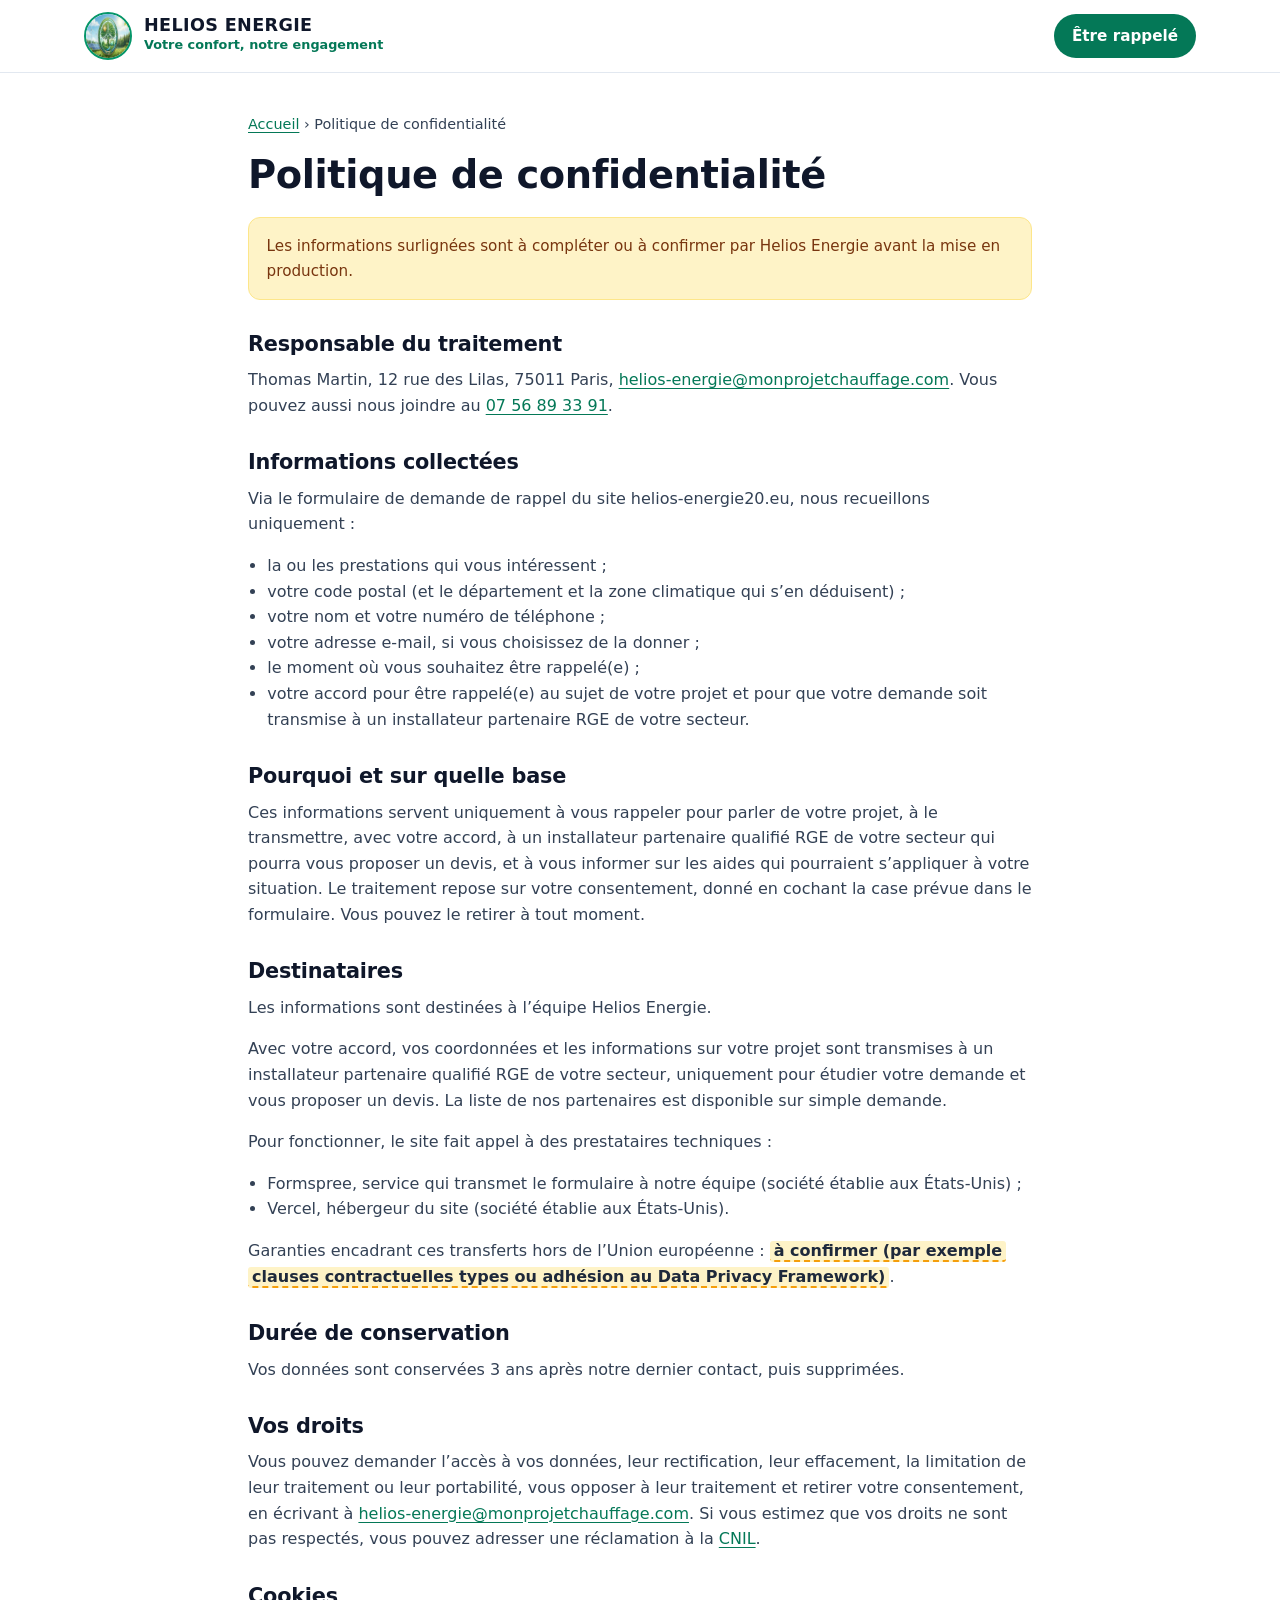
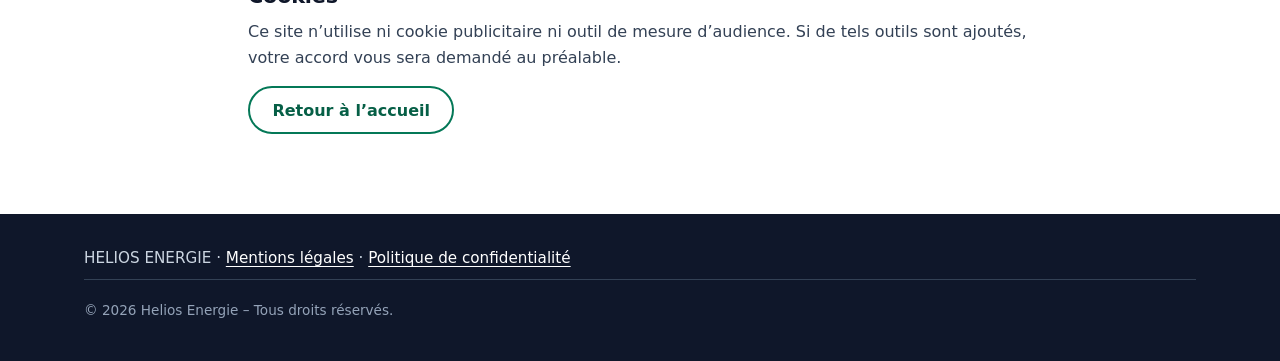
<file: confidentialite.html>
<!DOCTYPE html>
<html lang="fr">
<head>
  <meta charset="UTF-8">
  <meta name="viewport" content="width=device-width, initial-scale=1">
  <title>Politique de confidentialité – Helios Energie</title>
  <meta name="description" content="Comment Helios Energie traite les informations envoyées via le formulaire de demande de rappel.">
  <meta name="robots" content="noindex">
  <link rel="icon" href="assets/logo-helios-energie.jpg" type="image/jpeg">
  <link rel="stylesheet" href="assets/styles.css">
</head>
<body>
  <a class="skip-link" href="#contenu">Aller au contenu</a>
  <header class="site-header">
    <div class="container">
      <a class="brand" href="index.html">
        <img src="assets/logo-helios-energie.jpg" alt="" width="48" height="48">
        <span>
          <span class="brand__name">HELIOS ENERGIE</span>
          <span class="brand__tagline">Votre confort, notre engagement</span>
        </span>
      </a>
      <a class="btn btn-primary btn-small" href="index.html#demande">Être rappelé</a>
    </div>
  </header>

  <main id="contenu" class="legal" tabindex="-1">
    <div class="container">
      <p class="breadcrumb"><a href="index.html">Accueil</a> › Politique de confidentialité</p>
      <h1>Politique de confidentialité</h1>
      <p class="notice">Les informations surlignées sont à compléter ou à confirmer par Helios Energie avant la mise en production.</p>

      <h2>Responsable du traitement</h2>
      <p>Thomas Martin, 12 rue des Lilas, 75011 Paris, <a href="mailto:helios-energie@monprojetchauffage.com">helios-energie@monprojetchauffage.com</a>. Vous pouvez aussi nous joindre au <a href="tel:+33756893391">07&nbsp;56&nbsp;89&nbsp;33&nbsp;91</a>.</p>

      <h2>Informations collectées</h2>
      <p>Via le formulaire de demande de rappel du site helios-energie20.eu, nous recueillons uniquement&nbsp;:</p>
      <ul>
        <li>la ou les prestations qui vous intéressent&nbsp;;</li>
        <li>votre code postal (et le département et la zone climatique qui s’en déduisent)&nbsp;;</li>
        <li>votre nom et votre numéro de téléphone&nbsp;;</li>
        <li>votre adresse e-mail, si vous choisissez de la donner&nbsp;;</li>
        <li>le moment où vous souhaitez être rappelé(e)&nbsp;;</li>
        <li>votre accord pour être rappelé(e) au sujet de votre projet et pour que votre demande soit transmise à un installateur partenaire RGE de votre secteur.</li>
      </ul>

      <h2>Pourquoi et sur quelle base</h2>
      <p>Ces informations servent uniquement à vous rappeler pour parler de votre projet, à le transmettre, avec votre accord, à un installateur partenaire qualifié RGE de votre secteur qui pourra vous proposer un devis, et à vous informer sur les aides qui pourraient s’appliquer à votre situation. Le traitement repose sur votre consentement, donné en cochant la case prévue dans le formulaire. Vous pouvez le retirer à tout moment.</p>

      <h2>Destinataires</h2>
      <p>Les informations sont destinées à l’équipe Helios Energie.</p>
      <p>Avec votre accord, vos coordonnées et les informations sur votre projet sont transmises à un installateur partenaire qualifié RGE de votre secteur, uniquement pour étudier votre demande et vous proposer un devis. La liste de nos partenaires est disponible sur simple demande.</p>
      <p>Pour fonctionner, le site fait appel à des prestataires techniques&nbsp;:</p>
      <ul>
        <li>Formspree, service qui transmet le formulaire à notre équipe (société établie aux États-Unis)&nbsp;;</li>
        <li>Vercel, hébergeur du site (société établie aux États-Unis).</li>
      </ul>
      <p>Garanties encadrant ces transferts hors de l’Union européenne&nbsp;: <span class="todo">à confirmer (par exemple clauses contractuelles types ou adhésion au Data Privacy Framework)</span>.</p>

      <h2>Durée de conservation</h2>
      <p>Vos données sont conservées 3 ans après notre dernier contact, puis supprimées.</p>

      <h2>Vos droits</h2>
      <p>Vous pouvez demander l’accès à vos données, leur rectification, leur effacement, la limitation de leur traitement ou leur portabilité, vous opposer à leur traitement et retirer votre consentement, en écrivant à <a href="mailto:helios-energie@monprojetchauffage.com">helios-energie@monprojetchauffage.com</a>. Si vous estimez que vos droits ne sont pas respectés, vous pouvez adresser une réclamation à la <a href="https://www.cnil.fr/" target="_blank" rel="noopener">CNIL<span class="sr-only"> (s’ouvre dans un nouvel onglet)</span></a>.</p>

      <h2>Cookies</h2>
      <p>Ce site n’utilise ni cookie publicitaire ni outil de mesure d’audience. Si de tels outils sont ajoutés, votre accord vous sera demandé au préalable.</p>

      <p><a class="btn btn-secondary" href="index.html">Retour à l’accueil</a></p>
    </div>
  </main>

  <footer class="site-footer site-footer--simple">
    <div class="container">
      <p>HELIOS ENERGIE · <a href="mentions-legales.html">Mentions légales</a> · <a href="confidentialite.html">Politique de confidentialité</a></p>
      <p class="footer-bottom">© 2026 Helios Energie – Tous droits réservés.</p>
    </div>
  </footer>
</body>
</html>
</file>
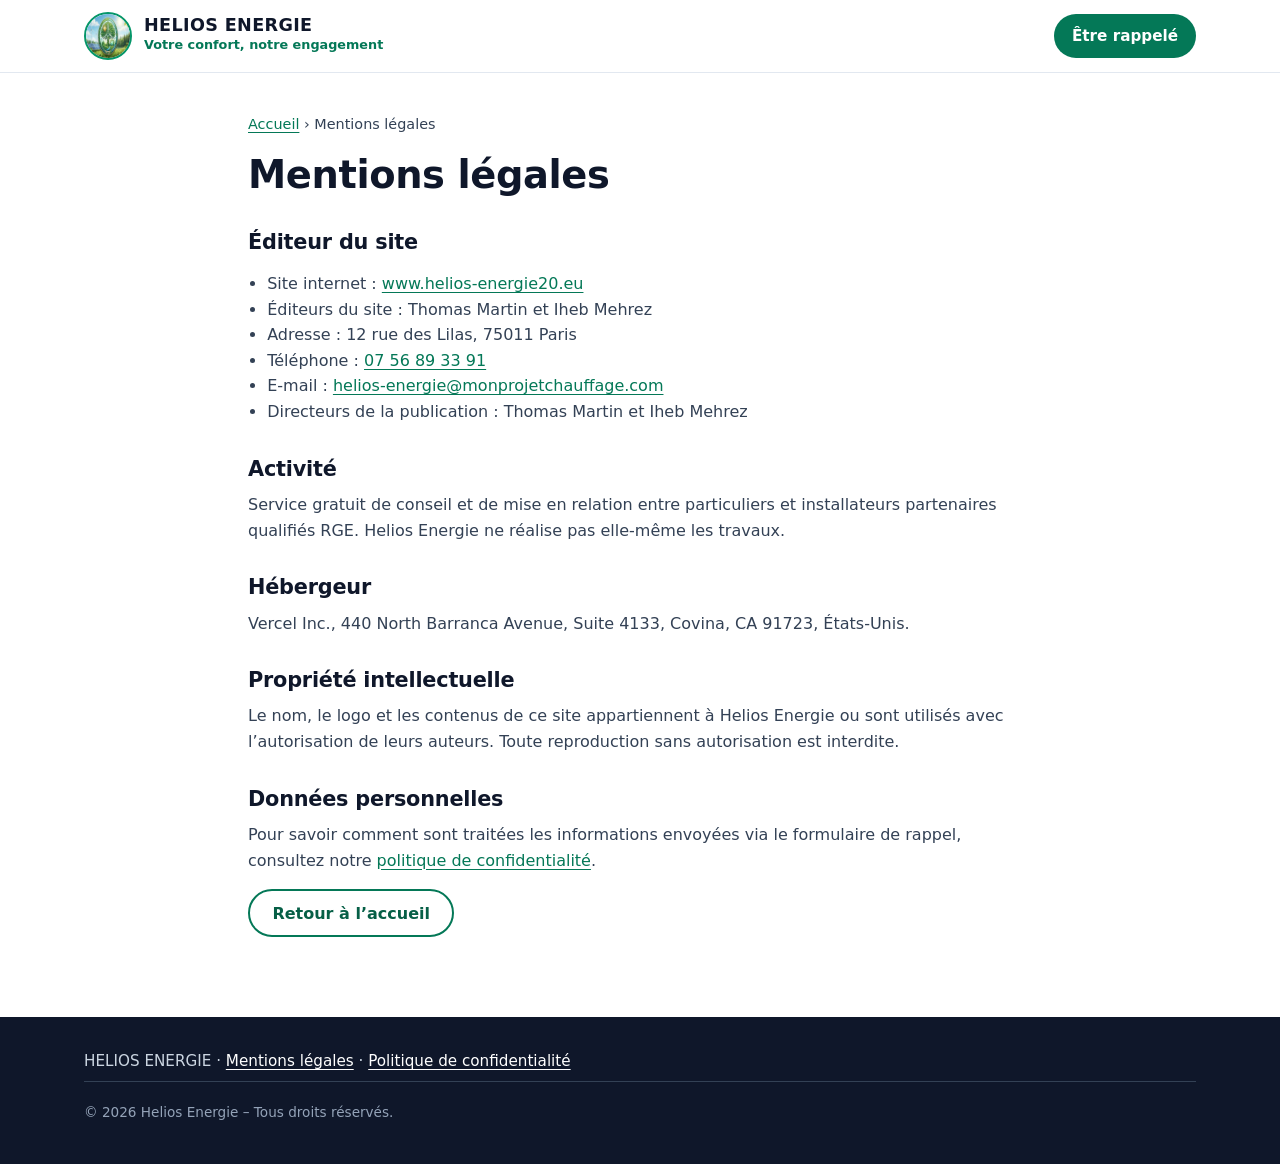
<file: mentions-legales.html>
<!DOCTYPE html>
<html lang="fr">
<head>
  <meta charset="UTF-8">
  <meta name="viewport" content="width=device-width, initial-scale=1">
  <title>Mentions légales – Helios Energie</title>
  <meta name="description" content="Mentions légales du site Helios Energie.">
  <meta name="robots" content="noindex">
  <link rel="icon" href="assets/logo-helios-energie.jpg" type="image/jpeg">
  <link rel="stylesheet" href="assets/styles.css">
</head>
<body>
  <a class="skip-link" href="#contenu">Aller au contenu</a>
  <header class="site-header">
    <div class="container">
      <a class="brand" href="index.html">
        <img src="assets/logo-helios-energie.jpg" alt="" width="48" height="48">
        <span>
          <span class="brand__name">HELIOS ENERGIE</span>
          <span class="brand__tagline">Votre confort, notre engagement</span>
        </span>
      </a>
      <a class="btn btn-primary btn-small" href="index.html#demande">Être rappelé</a>
    </div>
  </header>

  <main id="contenu" class="legal" tabindex="-1">
    <div class="container">
      <p class="breadcrumb"><a href="index.html">Accueil</a> › Mentions légales</p>
      <h1>Mentions légales</h1>

      <h2>Éditeur du site</h2>
      <ul>
        <li>Site internet&nbsp;: <a href="https://www.helios-energie20.eu/">www.helios-energie20.eu</a></li>
        <li>Éditeurs du site&nbsp;: Thomas Martin et Iheb Mehrez</li>
        <li>Adresse&nbsp;: 12 rue des Lilas, 75011 Paris</li>
        <li>Téléphone&nbsp;: <a href="tel:+33756893391">07&nbsp;56&nbsp;89&nbsp;33&nbsp;91</a></li>
        <li>E-mail&nbsp;: <a href="mailto:helios-energie@monprojetchauffage.com">helios-energie@monprojetchauffage.com</a></li>
        <li>Directeurs de la publication&nbsp;: Thomas Martin et Iheb Mehrez</li>
      </ul>

      <h2>Activité</h2>
      <p>Service gratuit de conseil et de mise en relation entre particuliers et installateurs partenaires qualifiés RGE. Helios Energie ne réalise pas elle-même les travaux.</p>

      <h2>Hébergeur</h2>
      <p>Vercel Inc., 440 North Barranca Avenue, Suite 4133, Covina, CA 91723, États-Unis.</p>

      <h2>Propriété intellectuelle</h2>
      <p>Le nom, le logo et les contenus de ce site appartiennent à Helios Energie ou sont utilisés avec l’autorisation de leurs auteurs. Toute reproduction sans autorisation est interdite.</p>

      <h2>Données personnelles</h2>
      <p>Pour savoir comment sont traitées les informations envoyées via le formulaire de rappel, consultez notre <a href="confidentialite.html">politique de confidentialité</a>.</p>

      <p><a class="btn btn-secondary" href="index.html">Retour à l’accueil</a></p>
    </div>
  </main>

  <footer class="site-footer site-footer--simple">
    <div class="container">
      <p>HELIOS ENERGIE · <a href="mentions-legales.html">Mentions légales</a> · <a href="confidentialite.html">Politique de confidentialité</a></p>
      <p class="footer-bottom">© 2026 Helios Energie – Tous droits réservés.</p>
    </div>
  </footer>
</body>
</html>
</file>
<file: assets/styles.css>
/* =========================================================
   Helios Energie — feuille de styles du site
   Aucune dépendance externe : pas de CDN, pas de police distante.
   ========================================================= */

:root {
  --green-900: #053d2f;
  --green-800: #065f46;
  --green-700: #047857;
  --green-600: #059669;
  --green-100: #d1fae5;
  --green-50: #ecfdf5;
  --sun-500: #f59e0b;
  --sun-300: #fcd34d;
  --sun-100: #fef3c7;
  --ink: #0f172a;
  --ink-2: #1e293b;
  --text: #334155;
  --muted: #475569;
  --line: #e2e8f0;
  --line-strong: #cbd5e1;
  --bg: #ffffff;
  --bg-soft: #f5f8f3;
  --danger: #b91c1c;
  --danger-bg: #fef2f2;
  --focus: #b45309;
  --radius-s: 10px;
  --radius: 16px;
  --radius-l: 24px;
  --shadow-s: 0 1px 2px rgba(15, 23, 42, .06), 0 1px 3px rgba(15, 23, 42, .08);
  --shadow: 0 10px 30px -12px rgba(15, 23, 42, .25);
  --container: 1160px;
  --gutter: 16px;
  --header-h: 72px;
  --font: "Inter", system-ui, -apple-system, "Segoe UI", Roboto, "Helvetica Neue", Arial, sans-serif;
}

@media (min-width: 768px) {
  :root { --gutter: 24px; }
}

/* ---------- Base ---------- */
*, *::before, *::after { box-sizing: border-box; }

html {
  -webkit-text-size-adjust: 100%;
  scroll-behavior: smooth;
  scroll-padding-top: calc(var(--header-h) + 16px);
}

@media (prefers-reduced-motion: reduce) {
  html { scroll-behavior: auto; }
  *, *::before, *::after { transition: none !important; animation: none !important; }
}

body {
  margin: 0;
  font-family: var(--font);
  font-size: 1rem;
  line-height: 1.6;
  color: var(--text);
  background: var(--bg);
  -webkit-font-smoothing: antialiased;
}

img, svg { max-width: 100%; height: auto; display: block; }

h1, h2, h3, h4 {
  color: var(--ink);
  line-height: 1.2;
  margin: 0 0 .5em;
  letter-spacing: -0.01em;
}

p { margin: 0 0 1em; }

a { color: var(--green-700); text-underline-offset: 3px; }
a:hover { color: var(--green-900); }

:focus-visible {
  outline: 3px solid var(--focus);
  outline-offset: 2px;
  border-radius: 4px;
}

.container {
  width: 100%;
  max-width: var(--container);
  margin-inline: auto;
  padding-inline: var(--gutter);
}

.sr-only {
  position: absolute !important;
  width: 1px; height: 1px;
  padding: 0; margin: -1px;
  overflow: hidden; clip: rect(0, 0, 0, 0);
  white-space: nowrap; border: 0;
}

.skip-link {
  position: absolute;
  left: 16px; top: -100px;
  z-index: 200;
  background: var(--ink);
  color: #fff;
  padding: 12px 16px;
  border-radius: var(--radius-s);
  font-weight: 700;
}
.skip-link:focus { top: 12px; color: #fff; }

/* Informations à compléter par l'entreprise (visibles volontairement) */
.todo {
  background: var(--sun-100);
  border-bottom: 2px dashed var(--sun-500);
  padding: 0 4px;
  border-radius: 3px;
  color: var(--ink-2);
  font-weight: 600;
  -webkit-box-decoration-break: clone;
  box-decoration-break: clone;
}

/* ---------- Boutons ---------- */
.btn {
  display: inline-flex;
  align-items: center;
  justify-content: center;
  gap: .5rem;
  min-height: 48px;
  padding: .75rem 1.4rem;
  border-radius: 999px;
  border: 2px solid transparent;
  font: inherit;
  font-weight: 700;
  font-size: 1rem;
  line-height: 1.2;
  text-decoration: none;
  cursor: pointer;
  transition: background-color .15s ease, color .15s ease, border-color .15s ease, transform .15s ease;
}
.btn:active { transform: translateY(1px); }
.btn svg { width: 20px; height: 20px; flex: none; }

.btn-primary { background: var(--green-700); color: #fff; }
.btn-primary:hover { background: var(--green-800); color: #fff; }

.btn-secondary { background: #fff; color: var(--green-800); border-color: var(--green-700); }
.btn-secondary:hover { background: var(--green-50); color: var(--green-900); }

.btn-sun { background: var(--sun-300); color: var(--ink); }
.btn-sun:hover { background: #fbbf24; color: var(--ink); }

.btn-small { min-height: 44px; padding: .55rem 1rem; font-size: .95rem; }
.btn-block { width: 100%; }

.link-arrow {
  display: inline-flex;
  align-items: center;
  gap: .35rem;
  font-weight: 700;
  text-decoration: none;
  min-height: 44px;
}
.link-arrow:hover { text-decoration: underline; }

/* ---------- Bandeau utilitaire ---------- */
.topbar {
  background: var(--green-900);
  color: #e7f6ef;
  font-size: .875rem;
}
.topbar .container {
  display: flex;
  justify-content: space-between;
  align-items: center;
  gap: 1rem;
  min-height: 40px;
}
.topbar a { color: #fff; font-weight: 600; text-decoration: none; display: inline-flex; align-items: center; gap: .4rem; min-height: 40px; }
.topbar a:hover { text-decoration: underline; color: #fff; }
.topbar svg { width: 16px; height: 16px; }
.topbar__info { display: none; margin: 0; }
@media (min-width: 1024px) { .topbar__info { display: block; } }
.topbar__links { display: flex; align-items: center; gap: .35rem 1.5rem; margin: 0 auto; }
.topbar__phone { font-size: .95rem; letter-spacing: .01em; white-space: nowrap; }
.topbar__mail { display: none !important; }
@media (min-width: 640px) {
  .topbar__links { margin: 0 0 0 auto; }
  .topbar__mail { display: inline-flex !important; }
}

/* ---------- En-tête ---------- */
.site-header {
  position: sticky;
  top: 0;
  z-index: 50;
  background: rgba(255, 255, 255, .97);
  border-bottom: 1px solid var(--line);
  backdrop-filter: saturate(150%) blur(6px);
}
.site-header .container {
  display: flex;
  align-items: center;
  gap: 1rem;
  min-height: var(--header-h);
}

.brand {
  display: flex;
  align-items: center;
  gap: .75rem;
  text-decoration: none;
  margin-right: auto;
  min-width: 0;
}
.brand img {
  width: 48px; height: 48px;
  border-radius: 50%;
  border: 2px solid var(--green-600);
  object-fit: cover;
  flex: none;
}
.brand__name {
  display: block;
  font-weight: 800;
  font-size: 1.1rem;
  letter-spacing: .02em;
  color: var(--ink);
  line-height: 1.1;
}
.brand__tagline {
  display: block;
  font-size: .8rem;
  color: var(--green-700);
  font-weight: 600;
}

.main-nav { display: none; }
.main-nav ul { list-style: none; margin: 0; padding: 0; display: flex; gap: .25rem; }
.main-nav a {
  display: inline-flex;
  align-items: center;
  min-height: 44px;
  padding: .5rem .8rem;
  border-radius: 999px;
  color: var(--ink-2);
  font-weight: 600;
  text-decoration: none;
}
.main-nav a:hover { background: var(--bg-soft); color: var(--green-800); }

.header-cta { display: none; }

.menu-toggle {
  display: inline-flex;
  align-items: center;
  justify-content: center;
  width: 48px; height: 48px;
  border: 1px solid var(--line-strong);
  background: #fff;
  border-radius: 12px;
  color: var(--ink);
  cursor: pointer;
}
.menu-toggle svg { width: 24px; height: 24px; }
.menu-toggle .icon-close { display: none; }
.menu-toggle[aria-expanded="true"] .icon-open { display: none; }
.menu-toggle[aria-expanded="true"] .icon-close { display: block; }

.mobile-menu {
  border-top: 1px solid var(--line);
  background: #fff;
  padding: .5rem 0 1rem;
}
.mobile-menu[hidden] { display: none; }
.mobile-menu .container { display: block; min-height: 0; }
.mobile-menu ul { list-style: none; margin: 0; padding: 0; }
.mobile-menu a:not(.btn) {
  display: flex;
  align-items: center;
  min-height: 48px;
  padding: .5rem 0;
  color: var(--ink);
  font-weight: 600;
  text-decoration: none;
  border-bottom: 1px solid var(--line);
}
.mobile-menu .btn { margin-top: 1rem; }
.mobile-menu .mobile-menu__call { margin-top: .6rem; }

@media (min-width: 1024px) {
  .main-nav { display: block; }
  .header-cta { display: inline-flex; }
  .menu-toggle, .mobile-menu { display: none !important; }
}

/* ---------- Héro ---------- */
.hero {
  background:
    radial-gradient(1200px 400px at 85% -10%, rgba(252, 211, 77, .35), transparent 60%),
    linear-gradient(180deg, var(--green-50) 0%, var(--bg-soft) 100%);
  border-bottom: 1px solid var(--line);
}
.hero .container {
  display: grid;
  gap: 2rem;
  padding-block: 2.5rem 3rem;
}
@media (min-width: 960px) {
  .hero .container {
    grid-template-columns: 1.1fr .9fr;
    align-items: center;
    gap: 3rem;
    padding-block: 4rem 4.5rem;
  }
}

.eyebrow {
  display: inline-block;
  font-size: .8rem;
  font-weight: 700;
  letter-spacing: .06em;
  text-transform: uppercase;
  color: var(--green-800);
  background: #fff;
  border: 1px solid var(--green-100);
  padding: .35rem .75rem;
  border-radius: 999px;
  margin-bottom: 1rem;
}

.hero h1 {
  font-size: clamp(1.9rem, 4.6vw, 3.1rem);
  font-weight: 800;
  margin-bottom: 1rem;
}
.hero h1 em { font-style: normal; color: var(--green-700); }
.hero__lead { font-size: 1.075rem; color: var(--ink-2); max-width: 38rem; }

.hero__actions { display: flex; flex-wrap: wrap; gap: .75rem; margin: 1.5rem 0; }

.checklist { list-style: none; margin: 0; padding: 0; display: grid; gap: .5rem; }
.checklist li { display: flex; gap: .6rem; align-items: flex-start; }
.checklist svg { width: 22px; height: 22px; color: var(--green-600); flex: none; margin-top: 1px; }
.hero .checklist { color: var(--ink-2); font-weight: 600; }
@media (min-width: 600px) {
  .hero .checklist { display: flex; flex-wrap: wrap; gap: .5rem 1.5rem; }
}

/* Sélecteur de projet (héro) */
.picker {
  background: #fff;
  border: 1px solid var(--line);
  border-radius: var(--radius-l);
  box-shadow: var(--shadow);
  padding: 1.25rem;
}
@media (min-width: 600px) { .picker { padding: 1.75rem; } }
.picker h2 { font-size: 1.25rem; margin-bottom: .25rem; }
.picker > p { color: var(--muted); font-size: .95rem; margin-bottom: 1rem; }
.picker ul { list-style: none; margin: 0; padding: 0; display: grid; gap: .6rem; }
.picker__item {
  display: flex;
  align-items: center;
  gap: .9rem;
  width: 100%;
  min-height: 64px;
  padding: .7rem .9rem;
  border: 1px solid var(--line);
  border-radius: 14px;
  background: #fff;
  text-decoration: none;
  color: var(--ink);
  transition: border-color .15s ease, background-color .15s ease, box-shadow .15s ease;
}
.picker__item:hover { border-color: var(--green-600); background: var(--green-50); color: var(--ink); box-shadow: var(--shadow-s); }
.picker__icon {
  width: 44px; height: 44px;
  border-radius: 12px;
  display: grid; place-items: center;
  background: var(--green-50);
  color: var(--green-700);
  flex: none;
}
.picker__icon svg { width: 26px; height: 26px; }
.picker__text { display: flex; flex-direction: column; line-height: 1.25; min-width: 0; }
.picker__title { font-weight: 700; }
.picker__cat { font-size: .85rem; color: var(--muted); }
.picker__chevron { margin-left: auto; color: var(--green-700); flex: none; }
.picker__chevron svg { width: 20px; height: 20px; }
.picker__note { margin: 1rem 0 0; font-size: .9rem; color: var(--muted); }

/* ---------- Sections ---------- */
.section { padding-block: 3.5rem; }
@media (min-width: 768px) { .section { padding-block: 5rem; } }
.section--soft { background: var(--bg-soft); }
.section--tight { padding-block: 2.5rem; }

.section-head { max-width: 46rem; margin-bottom: 2rem; }
.section-head--center { text-align: center; margin-inline: auto; }
.section-head h2 { font-size: clamp(1.6rem, 3.2vw, 2.25rem); font-weight: 800; }
.section-head p { color: var(--muted); font-size: 1.05rem; margin: 0; }

.kicker {
  display: block;
  font-size: .8rem;
  font-weight: 800;
  letter-spacing: .08em;
  text-transform: uppercase;
  color: var(--green-700);
  margin-bottom: .5rem;
}

/* ---------- Cartes prestations ---------- */
.offer-grid {
  list-style: none;
  margin: 0; padding: 0;
  display: grid;
  gap: 1rem;
  grid-template-columns: 1fr;
}
@media (min-width: 600px) { .offer-grid { grid-template-columns: repeat(2, 1fr); gap: 1.25rem; } }
@media (min-width: 1024px) { .offer-grid { grid-template-columns: repeat(6, 1fr); } .offer-grid > li { grid-column: span 2; } .offer-grid > li:nth-child(4) { grid-column: 2 / span 2; } }

.offer-card {
  height: 100%;
  display: flex;
  flex-direction: column;
  background: #fff;
  border: 1px solid var(--line);
  border-radius: var(--radius);
  overflow: hidden;
  box-shadow: var(--shadow-s);
  transition: box-shadow .2s ease, transform .2s ease;
}
.offer-card:hover { box-shadow: var(--shadow); transform: translateY(-2px); }
.offer-card__media { aspect-ratio: 16 / 10; background: var(--bg-soft); overflow: hidden; }
.offer-card__media img { width: 100%; height: 100%; object-fit: cover; }
.offer-card__media--contain img { object-fit: contain; padding: .5rem; background: #f4f4f2; }
.offer-card__body { padding: 1.1rem 1.25rem 1.25rem; display: flex; flex-direction: column; gap: .5rem; flex: 1; }
.offer-card h3 { font-size: 1.15rem; margin: 0; }
.offer-card p { margin: 0; color: var(--muted); font-size: .95rem; }
.offer-card__actions { margin-top: auto; padding-top: .5rem; display: flex; flex-wrap: wrap; align-items: center; justify-content: space-between; gap: .5rem; }

.tag {
  align-self: flex-start;
  display: inline-flex;
  align-items: center;
  gap: .35rem;
  font-size: .78rem;
  font-weight: 700;
  padding: .2rem .6rem;
  border-radius: 999px;
  background: var(--green-50);
  color: var(--green-800);
  border: 1px solid var(--green-100);
}
.tag--sun { background: var(--sun-100); color: #78350f; border-color: #fde68a; }
.tag--water { background: #e0f2fe; color: #075985; border-color: #bae6fd; }

/* ---------- Détail d'une prestation ---------- */
.service { scroll-margin-top: calc(var(--header-h) + 16px); }
.service .container { display: grid; gap: 2rem; align-items: center; }
@media (min-width: 960px) {
  .service .container { grid-template-columns: minmax(0, 5fr) minmax(0, 7fr); gap: 3.5rem; }
  .service--reverse .container { grid-template-columns: minmax(0, 7fr) minmax(0, 5fr); }
  .service--reverse .service__media { order: 2; }
}
.service__media {
  border-radius: var(--radius-l);
  overflow: hidden;
  background: #fff;
  box-shadow: var(--shadow);
  aspect-ratio: 16 / 11;
}
.service__media img { width: 100%; height: 100%; object-fit: cover; }
.service__media--contain { background: #f4f4f2; display: grid; place-items: center; }
.service__media--contain img { width: auto; height: auto; max-height: 92%; object-fit: contain; }
.service h2 { font-size: clamp(1.6rem, 3vw, 2.1rem); font-weight: 800; margin-top: .75rem; }
.service__lead { font-size: 1.05rem; color: var(--ink-2); }
.service__cols { display: grid; gap: 1.25rem; margin: 1.5rem 0; }
@media (min-width: 600px) { .service__cols { grid-template-columns: 1fr 1fr; } }
.service__box {
  background: #fff;
  border: 1px solid var(--line);
  border-radius: var(--radius);
  padding: 1.1rem 1.2rem;
}
.section--soft .service__box { background: #fff; }
.section:not(.section--soft) .service__box { background: var(--bg-soft); border-color: transparent; }
.service__box h3 { font-size: 1rem; margin-bottom: .6rem; }
.service__box ul { margin: 0; padding-left: 1.1rem; display: grid; gap: .35rem; }
.service__box li::marker { color: var(--green-600); }
.service__actions { display: flex; flex-wrap: wrap; align-items: center; gap: .5rem 1.25rem; }

/* ---------- Étapes ---------- */
.steps {
  list-style: none;
  margin: 0; padding: 0;
  display: grid;
  gap: 1rem;
  counter-reset: step;
}
@media (min-width: 600px) { .steps { grid-template-columns: repeat(2, 1fr); } }
@media (min-width: 1024px) { .steps { grid-template-columns: repeat(4, 1fr); } }
.steps li {
  background: #fff;
  border: 1px solid var(--line);
  border-radius: var(--radius);
  padding: 1.25rem;
  counter-increment: step;
}
.steps li::before {
  content: counter(step);
  display: grid;
  place-items: center;
  width: 40px; height: 40px;
  border-radius: 50%;
  background: var(--green-700);
  color: #fff;
  font-weight: 800;
  margin-bottom: .75rem;
}
.steps h3 { font-size: 1.05rem; margin-bottom: .35rem; }
.steps p { margin: 0; color: var(--muted); font-size: .95rem; }
.steps-cta { margin-top: 2rem; text-align: center; }

/* ---------- Aides ---------- */
.aid-panel {
  display: grid;
  gap: 1.5rem;
  background: var(--green-900);
  color: #e7f6ef;
  border-radius: var(--radius-l);
  padding: 1.75rem 1.25rem;
}
@media (min-width: 768px) { .aid-panel { padding: 2.5rem; grid-template-columns: 1.4fr 1fr; gap: 2.5rem; } }
.aid-panel h2 { color: #fff; font-size: clamp(1.5rem, 3vw, 2rem); }
.aid-panel .kicker { color: var(--sun-300); }
.aid-panel p { color: #d5ece2; }
.aid-panel a:not(.btn) { color: #fff; font-weight: 700; }
.aid-panel a:not(.btn):hover { color: var(--sun-300); }
.aid-panel__side {
  background: rgba(255, 255, 255, .07);
  border: 1px solid rgba(255, 255, 255, .15);
  border-radius: var(--radius);
  padding: 1.25rem;
}
.aid-panel__side h3 { color: #fff; font-size: 1.05rem; }
.aid-panel .checklist svg { color: var(--sun-300); }
.aid-panel .checklist { color: #e7f6ef; }
.aid-panel .todo { color: var(--ink); }

/* ---------- FAQ ---------- */
.faq { max-width: 50rem; margin-inline: auto; display: grid; gap: .75rem; }
.faq details {
  background: #fff;
  border: 1px solid var(--line);
  border-radius: var(--radius);
  padding: 0 1.25rem;
}
.faq summary {
  cursor: pointer;
  list-style: none;
  display: flex;
  justify-content: space-between;
  align-items: center;
  gap: 1rem;
  min-height: 56px;
  padding-block: .9rem;
  font-weight: 700;
  color: var(--ink);
}
.faq summary::-webkit-details-marker { display: none; }
.faq summary::after {
  content: "";
  width: 12px; height: 12px;
  border-right: 2.5px solid var(--green-700);
  border-bottom: 2.5px solid var(--green-700);
  transform: rotate(45deg) translateY(-3px);
  flex: none;
  transition: transform .2s ease;
}
.faq details[open] summary::after { transform: rotate(-135deg) translateY(-3px); }
.faq details p { margin: 0 0 1.1rem; color: var(--text); }

/* ---------- Formulaire ---------- */
.contact .container { display: grid; gap: 2rem; }
@media (min-width: 1024px) {
  .contact .container { grid-template-columns: .8fr 1.2fr; gap: 3.5rem; align-items: start; }
  .contact__aside { position: sticky; top: calc(var(--header-h) + 24px); }
}
.contact__aside h2 { font-size: clamp(1.6rem, 3.2vw, 2.25rem); font-weight: 800; }
.contact__aside > p { color: var(--ink-2); font-size: 1.05rem; }
.contact__aside .checklist { margin: 1.25rem 0 1.5rem; }
.contact__mail {
  background: #fff;
  border: 1px solid var(--line);
  border-radius: var(--radius);
  padding: 1rem 1.2rem;
  font-size: .95rem;
}
.contact__mail p { margin: 0; }
.contact__mail p + p { margin-top: .85rem; padding-top: .85rem; border-top: 1px solid var(--line); }
.contact__mail a { font-weight: 700; overflow-wrap: anywhere; }
.contact__mail .contact__phone { display: inline-flex; align-items: center; gap: .5rem; min-height: 44px; font-size: 1.35rem; letter-spacing: .01em; text-decoration: none; white-space: nowrap; }
.contact__mail .contact__phone:hover { text-decoration: underline; }
.contact__phone svg { width: 22px; height: 22px; flex: none; }

.form-card {
  background: #fff;
  border: 1px solid var(--line);
  border-radius: var(--radius-l);
  box-shadow: var(--shadow);
  padding: 1.25rem;
}
@media (min-width: 600px) { .form-card { padding: 2rem; } }
.form-card__intro { font-size: .95rem; color: var(--muted); margin-bottom: 1.25rem; }

.form-grid { display: grid; gap: 1.25rem; }
@media (min-width: 600px) { .form-grid--2 { grid-template-columns: 1fr 1fr; } }

.field { display: grid; gap: .4rem; }
.field > label, .fieldset > legend {
  font-weight: 700;
  color: var(--ink);
  font-size: 1rem;
}
.optional, .required-mark { font-weight: 500; color: var(--muted); font-size: .9rem; }
.hint { font-size: .875rem; color: var(--muted); margin: 0; }

.input, .select {
  width: 100%;
  min-height: 52px;
  padding: .75rem .9rem;
  font: inherit;
  font-size: 1rem;
  color: var(--ink);
  background: #fff;
  border: 1.5px solid #94a3b8;
  border-radius: 12px;
  transition: border-color .15s ease, box-shadow .15s ease;
}
.input:hover, .select:hover { border-color: var(--muted); }
.input:focus, .select:focus {
  outline: none;
  border-color: var(--green-700);
  box-shadow: 0 0 0 3px rgba(4, 120, 87, .25);
}
.input[aria-invalid="true"], .select[aria-invalid="true"] { border-color: var(--danger); background: var(--danger-bg); }
.input[aria-invalid="true"]:focus { box-shadow: 0 0 0 3px rgba(185, 28, 28, .2); }

.fieldset { border: 0; margin: 0; padding: 0; min-width: 0; }
.fieldset > legend { padding: 0; margin-bottom: .25rem; }
.fieldset > .hint { margin-bottom: .75rem; }

.choice-grid { display: grid; gap: .6rem; grid-template-columns: 1fr; }
@media (min-width: 480px) { .choice-grid { grid-template-columns: 1fr 1fr; } }

.choice { position: relative; display: block; }
.choice input {
  position: absolute;
  opacity: 0;
  width: 1px; height: 1px;
}
.choice__box {
  display: flex;
  align-items: center;
  gap: .75rem;
  min-height: 56px;
  padding: .65rem .85rem;
  border: 1.5px solid var(--line-strong);
  border-radius: 12px;
  background: #fff;
  cursor: pointer;
  font-weight: 600;
  color: var(--ink);
  line-height: 1.3;
  transition: border-color .15s ease, background-color .15s ease;
}
.choice__box:hover { border-color: var(--green-600); }
.choice__mark {
  width: 22px; height: 22px;
  border: 2px solid #64748b;
  border-radius: 6px;
  flex: none;
  display: grid;
  place-items: center;
  background: #fff;
}
.choice--radio .choice__mark { border-radius: 50%; }
.choice__mark svg { width: 14px; height: 14px; color: #fff; opacity: 0; }
.choice input:checked + .choice__box { border-color: var(--green-700); background: var(--green-50); }
.choice input:checked + .choice__box .choice__mark { background: var(--green-700); border-color: var(--green-700); }
.choice input:checked + .choice__box .choice__mark svg { opacity: 1; }
.choice--radio input:checked + .choice__box .choice__mark { background: #fff; box-shadow: inset 0 0 0 5px var(--green-700); }
.choice input:focus-visible + .choice__box { outline: 3px solid var(--focus); outline-offset: 2px; }
.fieldset.is-invalid .choice__box { border-color: #e48a8a; }

.chips { display: flex; flex-wrap: wrap; gap: .5rem; }
.chips .choice__box { min-height: 48px; padding: .5rem .9rem; border-radius: 999px; }

.consent { display: flex; gap: .75rem; align-items: flex-start; }
.consent input {
  width: 24px; height: 24px;
  margin: 2px 0 0;
  flex: none;
  accent-color: var(--green-700);
  cursor: pointer;
}
.consent label { font-size: .95rem; color: var(--ink-2); cursor: pointer; }

.error-msg {
  display: flex;
  gap: .4rem;
  align-items: flex-start;
  color: var(--danger);
  font-size: .9rem;
  font-weight: 600;
  margin: 0;
}
.error-msg[hidden] { display: none; }
.error-msg::before { content: "!"; display: inline-grid; place-items: center; width: 18px; height: 18px; border-radius: 50%; background: var(--danger); color: #fff; font-size: .75rem; font-weight: 800; flex: none; margin-top: 2px; }

.error-summary {
  border: 2px solid var(--danger);
  background: var(--danger-bg);
  border-radius: 12px;
  padding: 1rem 1.1rem;
  margin-bottom: 1.25rem;
}
.error-summary[hidden] { display: none; }
.error-summary h3 { color: var(--danger); font-size: 1rem; margin: 0 0 .4rem; }
.error-summary ul { margin: 0; padding-left: 1.1rem; }
.error-summary a { color: var(--danger); font-weight: 600; }

.form-alert {
  border-radius: 12px;
  padding: 1rem 1.1rem;
  margin-top: 1rem;
  font-weight: 600;
  background: var(--danger-bg);
  color: var(--danger);
  border: 1px solid #fecaca;
}
.form-alert[hidden] { display: none; }

.form-submit { margin-top: .5rem; }
.form-submit .btn { width: 100%; min-height: 56px; font-size: 1.05rem; }
.form-submit .btn[disabled] { opacity: .7; cursor: progress; }
.form-legal { font-size: .85rem; color: var(--muted); margin: .75rem 0 0; }

.honeypot { position: absolute !important; left: -10000px !important; width: 1px; height: 1px; overflow: hidden; }

.spinner {
  width: 18px; height: 18px;
  border: 2.5px solid rgba(255, 255, 255, .5);
  border-top-color: #fff;
  border-radius: 50%;
  animation: spin .8s linear infinite;
}
@keyframes spin { to { transform: rotate(360deg); } }

.success { text-align: center; padding: 1rem 0; }
.success[hidden] { display: none; }
.success__icon {
  width: 64px; height: 64px;
  border-radius: 50%;
  background: var(--green-50);
  color: var(--green-700);
  display: grid; place-items: center;
  margin: 0 auto 1rem;
}
.success__icon svg { width: 34px; height: 34px; }
.success h3 { font-size: 1.4rem; }
.success h3:focus { outline: none; }
.success dl {
  text-align: left;
  background: var(--bg-soft);
  border-radius: 12px;
  padding: 1rem 1.2rem;
  margin: 1.25rem 0;
  display: grid;
  gap: .5rem;
}
.success dt { font-size: .85rem; color: var(--muted); font-weight: 600; }
.success dd { margin: 0 0 .25rem; color: var(--ink); font-weight: 700; }

/* ---------- Pied de page ---------- */
.site-footer { background: var(--ink); color: #cbd5e1; padding: 3rem 0 6.5rem; font-size: .95rem; }
@media (min-width: 1024px) { .site-footer { padding-bottom: 2.5rem; } }
.site-footer--simple { padding: 2rem 0; }
.site-footer a { color: #fff; }
.site-footer a:hover { color: var(--sun-300); }
.footer-grid { display: grid; gap: 2rem; }
@media (min-width: 768px) { .footer-grid { grid-template-columns: 1.4fr 1fr 1fr; } }
.footer-brand { display: flex; align-items: center; gap: .75rem; margin-bottom: .75rem; }
.footer-brand img { width: 44px; height: 44px; border-radius: 50%; border: 2px solid var(--green-600); }
.footer-brand strong { color: #fff; font-size: 1.05rem; letter-spacing: .02em; }
.site-footer h2 { color: #fff; font-size: .9rem; text-transform: uppercase; letter-spacing: .08em; margin-bottom: .75rem; }
.site-footer ul { list-style: none; margin: 0; padding: 0; display: grid; gap: .1rem; }
.site-footer li a { display: inline-flex; align-items: center; min-height: 40px; text-decoration: none; }
.site-footer li a:hover { text-decoration: underline; }
.site-footer p { margin: 0 0 .5rem; }
.footer-bottom { border-top: 1px solid #334155; margin-top: 2rem; padding-top: 1.25rem; font-size: .85rem; color: #94a3b8; }
.site-footer .todo { color: var(--ink); }

/* ---------- Barre d'action mobile ---------- */
.mobile-cta {
  position: fixed;
  left: 0; right: 0; bottom: 0;
  z-index: 40;
  background: #fff;
  border-top: 1px solid var(--line);
  box-shadow: 0 -8px 24px -12px rgba(15, 23, 42, .25);
  padding: .65rem var(--gutter) calc(.65rem + env(safe-area-inset-bottom));
  transform: translateY(0);
  transition: transform .2s ease, visibility .2s ease;
  display: flex;
  gap: .5rem;
}
.mobile-cta .btn { flex: 1 1 auto; padding-left: .9rem; padding-right: .9rem; }
.mobile-cta .mobile-cta__call { flex: 0 0 auto; }
@media (max-width: 479px) { .mobile-cta__extra { display: none; } }
.mobile-cta.is-hidden { transform: translateY(110%); visibility: hidden; }
@media (min-width: 1024px) { .mobile-cta { display: none; } }

/* ---------- Pages légales ---------- */
.legal { padding-block: 2.5rem 4rem; }
.legal .container { max-width: 52rem; }
.legal h1 { font-size: clamp(1.8rem, 4vw, 2.4rem); font-weight: 800; }
.legal h2 { font-size: 1.3rem; margin-top: 2rem; }
.legal ul { padding-left: 1.2rem; }
.legal .notice {
  background: var(--sun-100);
  border: 1px solid #fde68a;
  border-radius: 12px;
  padding: 1rem 1.1rem;
  color: #78350f;
  font-size: .95rem;
}
.breadcrumb { font-size: .9rem; margin-bottom: 1rem; }

/* ---------- Ajustements mobile ---------- */
@media (max-width: 599px) {
  .offer-card {
    display: grid;
    grid-template-columns: 96px minmax(0, 1fr);
    gap: .9rem;
    padding: .9rem;
    align-items: start;
  }
  .offer-card:hover { transform: none; }
  .offer-card__media { aspect-ratio: 1 / 1; border-radius: 12px; }
  .offer-card__media--contain img { padding: .25rem; }
  .offer-card__body { padding: 0; gap: .35rem; }
  .offer-card h3 { font-size: 1.05rem; }
  .offer-card p { font-size: .9rem; }
  .offer-card__actions { justify-content: flex-start; gap: .25rem 1rem; padding-top: .25rem; }

  .steps li { display: grid; grid-template-columns: 40px minmax(0, 1fr); column-gap: .9rem; padding: 1rem; }
  .steps li::before { grid-row: span 2; margin-bottom: 0; }
  .steps h3 { margin-top: .45rem; }
}

/* ---------- Photos : apparition douce et léger zoom ---------- */
/* Les photos restent visibles sans JavaScript : le masquage n'a lieu que si main.js ajoute .js-reveal */
.js-reveal .reveal:not(.is-visible) { opacity: 0; }
.js-reveal .reveal.is-visible { animation: photo-fade .9s cubic-bezier(.2, .7, .2, 1) var(--reveal-delay, 0s) backwards; }
.js-reveal .service__media.reveal.is-visible { animation-name: photo-rise; }
.js-reveal .reveal.is-visible img { animation: photo-zoom 2.6s cubic-bezier(.2, .7, .2, 1) var(--reveal-delay, 0s) backwards; }
@keyframes photo-fade { from { opacity: 0; } to { opacity: 1; } }
@keyframes photo-rise { from { opacity: 0; transform: translateY(24px); } to { opacity: 1; transform: none; } }
@keyframes photo-zoom { from { transform: scale(1.12); } to { transform: scale(1); } }

@media (hover: hover) and (prefers-reduced-motion: no-preference) {
  .offer-card__media img,
  .service__media img { transition: transform .8s cubic-bezier(.2, .7, .2, 1); }
  .offer-card:hover .offer-card__media img,
  .offer-card:focus-within .offer-card__media img { transform: scale(1.06); }
  .service__media:hover img { transform: scale(1.04); }
}

@media (prefers-reduced-motion: reduce) {
  .js-reveal .reveal:not(.is-visible) { opacity: 1; }
}
@media print {
  .js-reveal .reveal { opacity: 1 !important; animation: none !important; }
}

/* Avis clients : bouton vers Trustpilot (aucun avis n’est recopié sur le site) */
.section-head.review-cta { margin-bottom: 0; }
.section-head .review-cta__action { margin-top: 1.25rem; }
</file>
